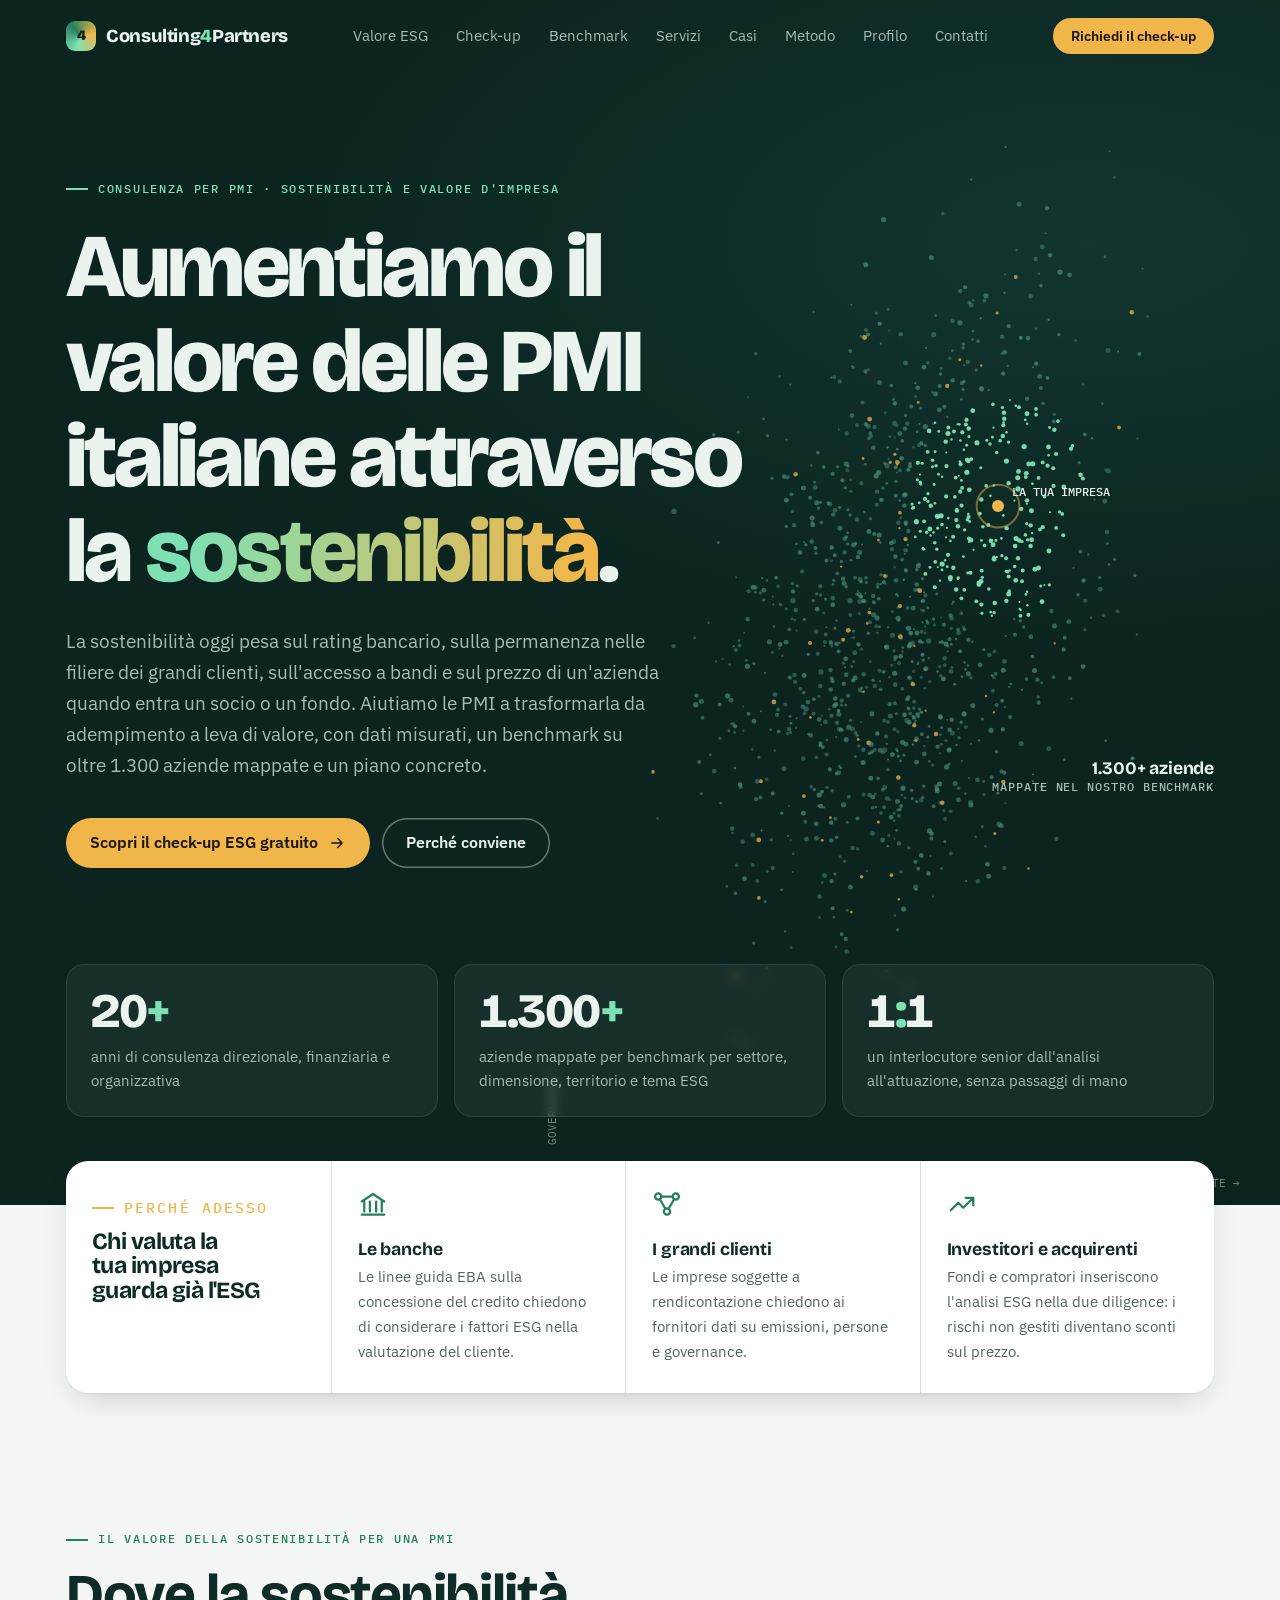
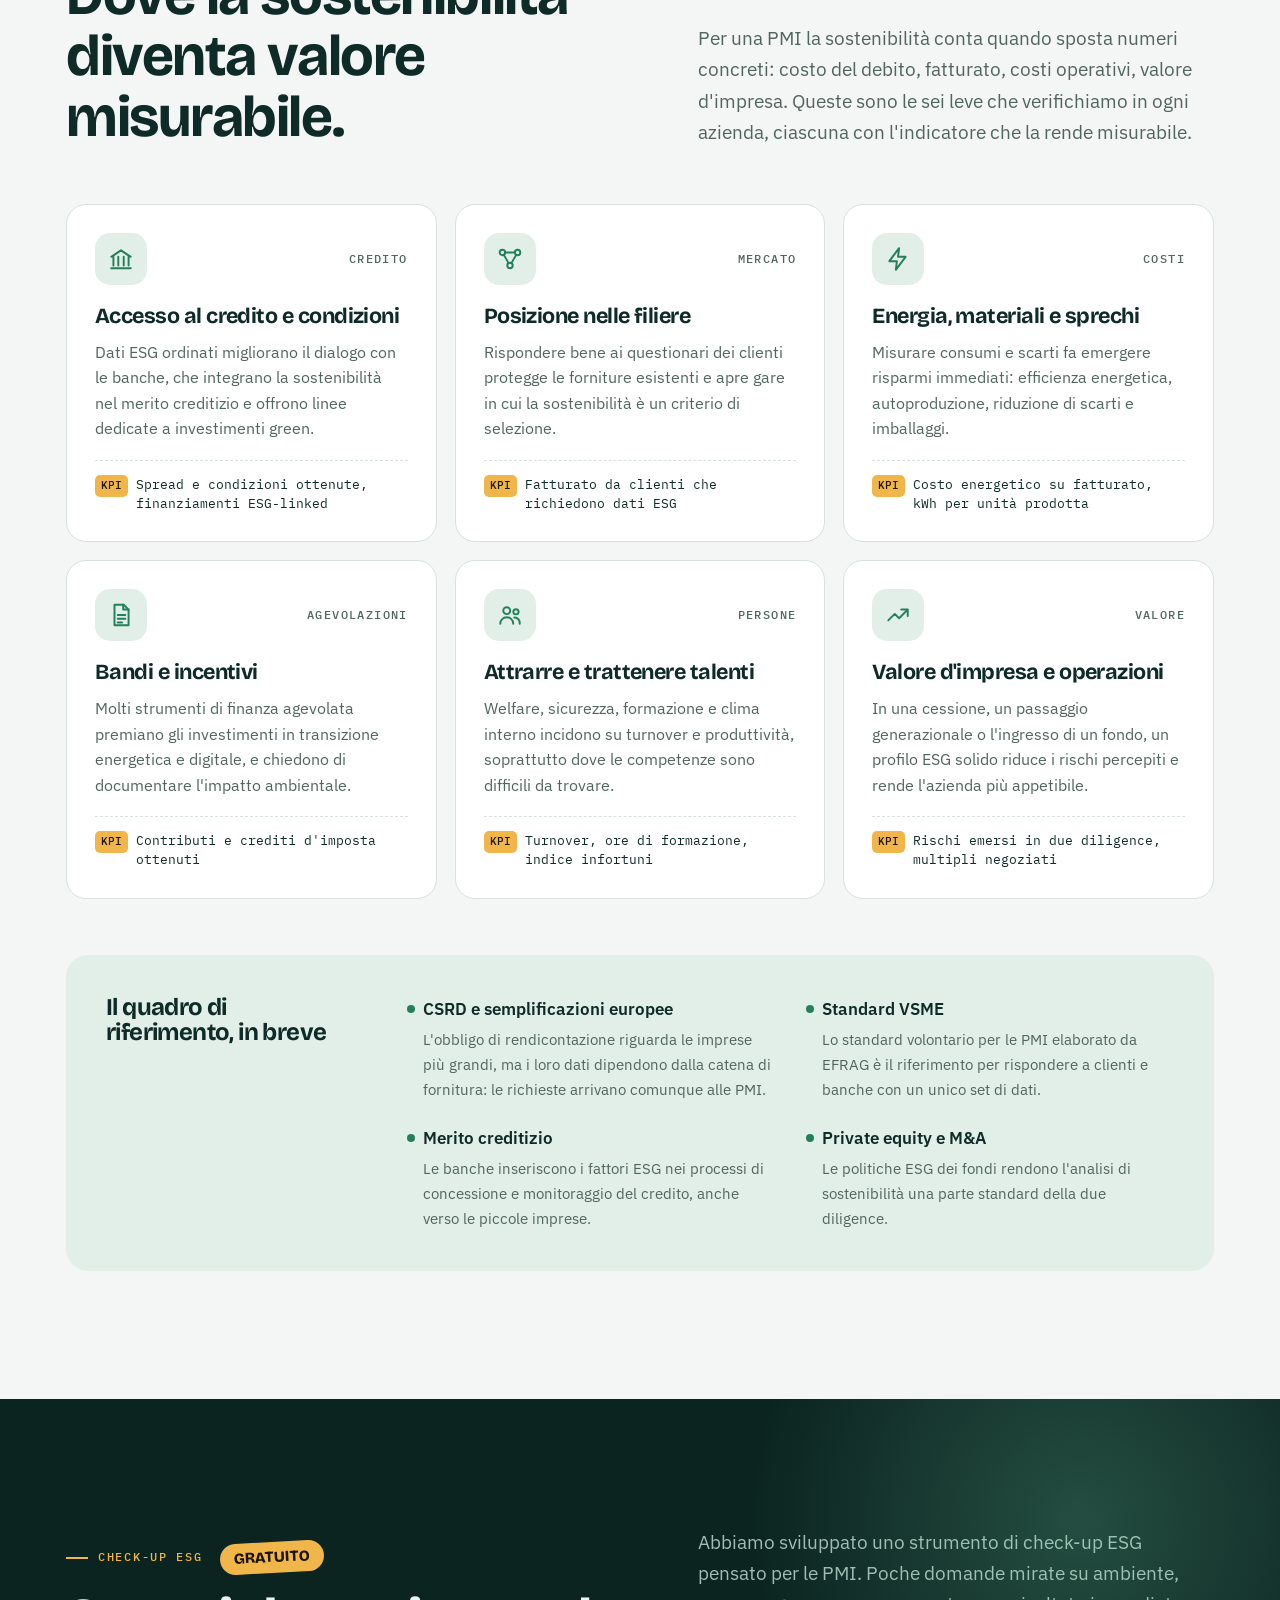
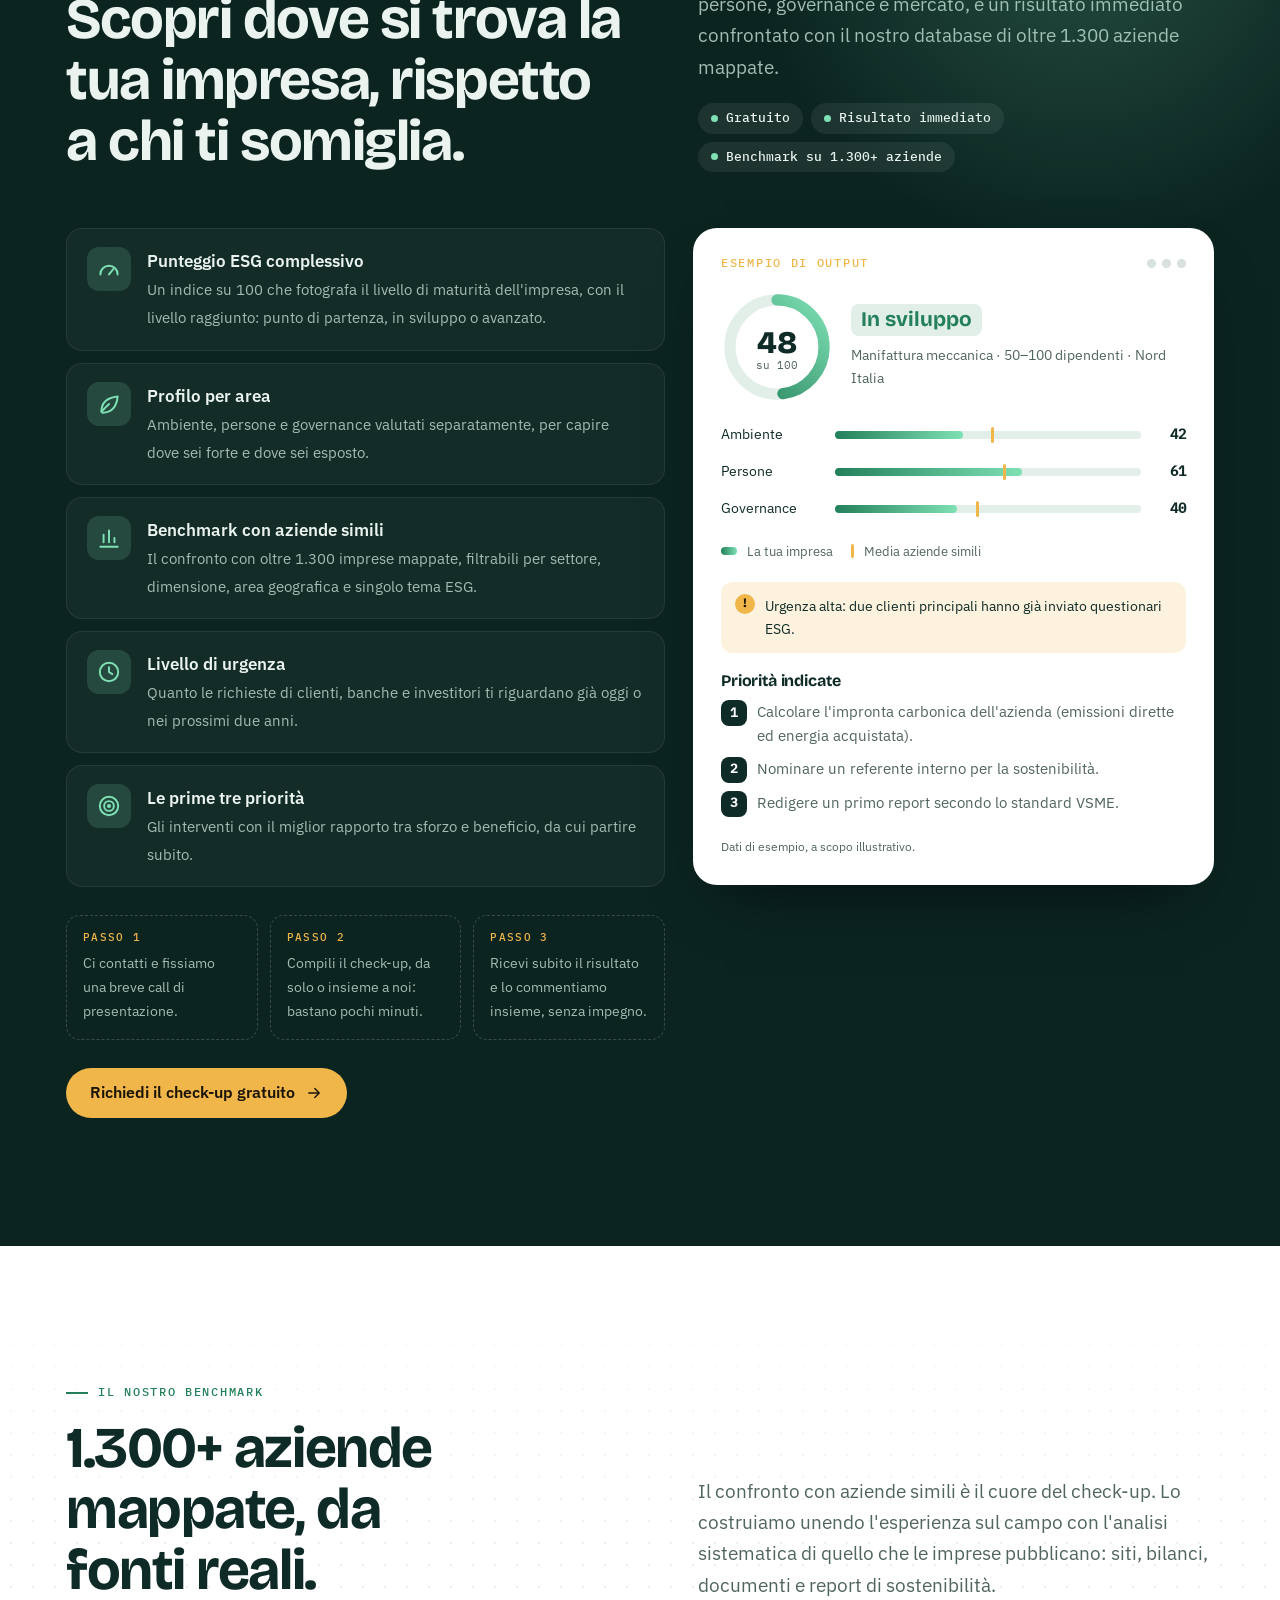
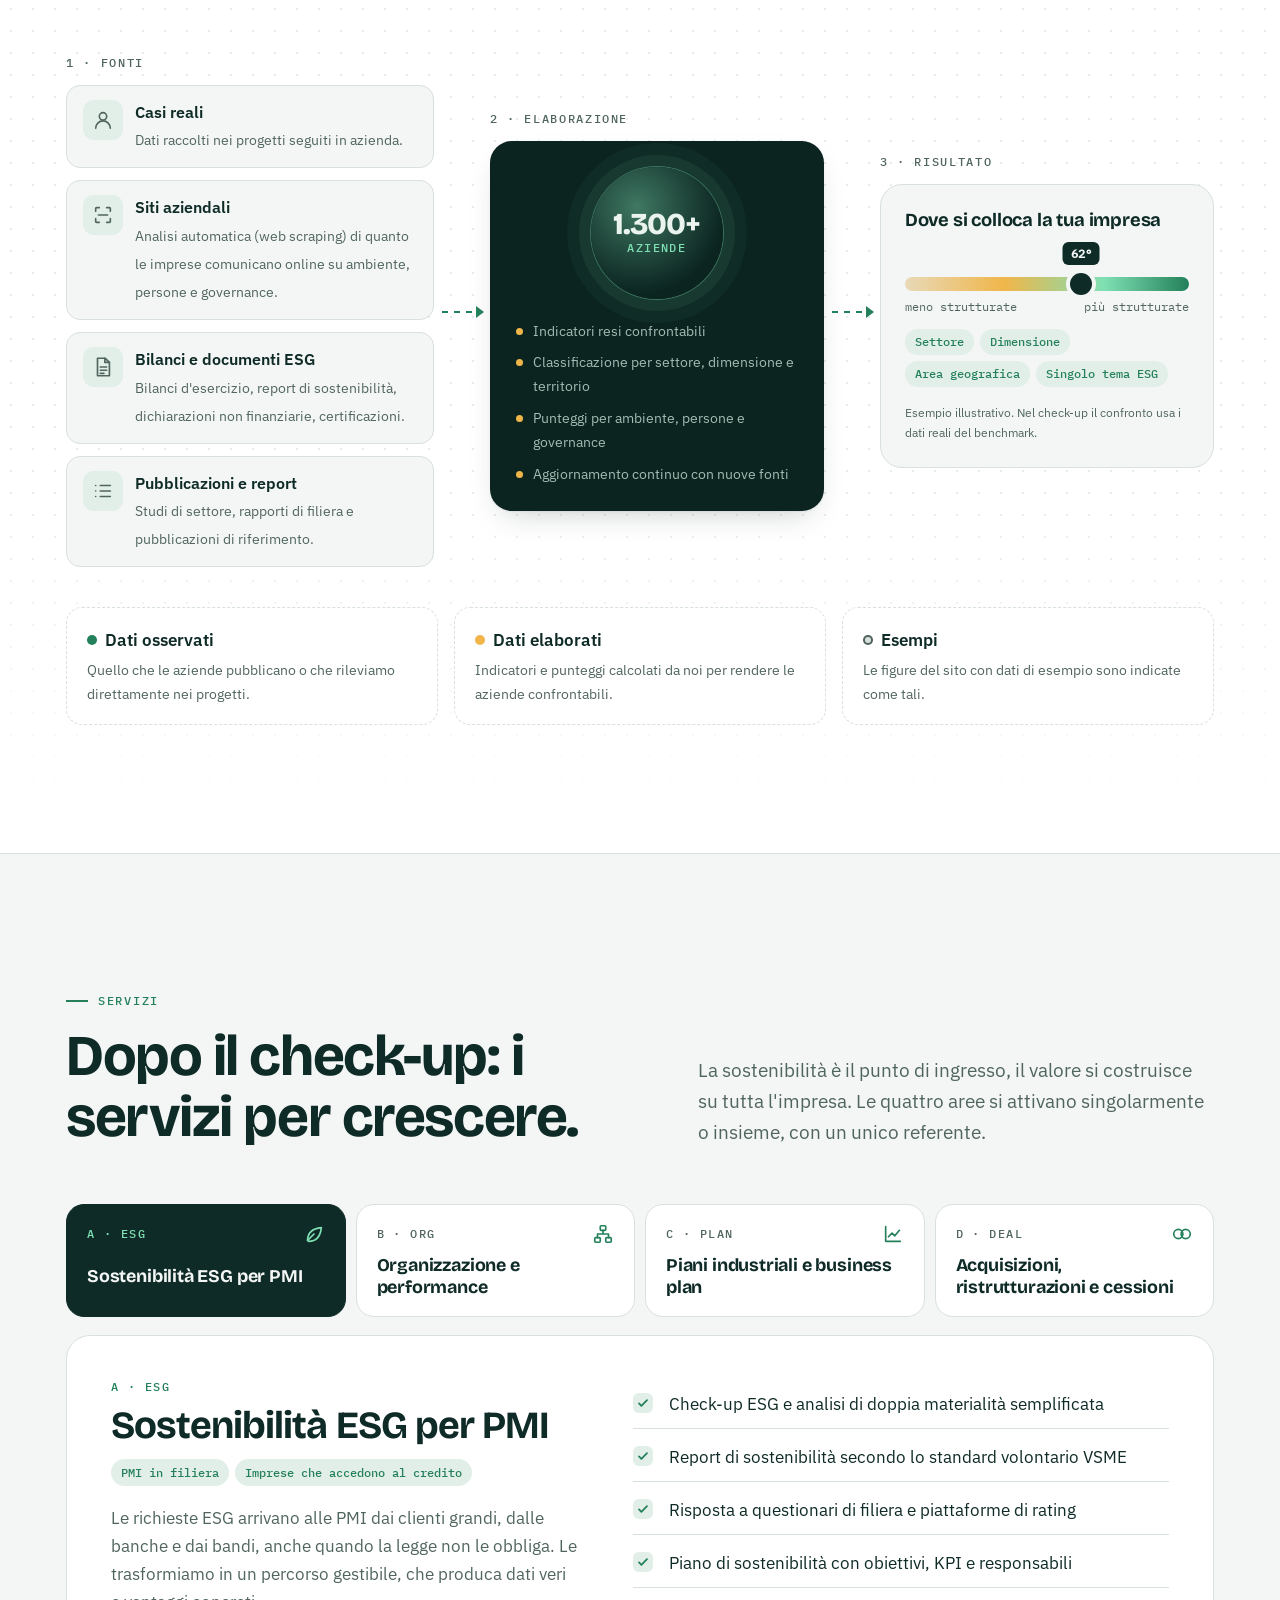
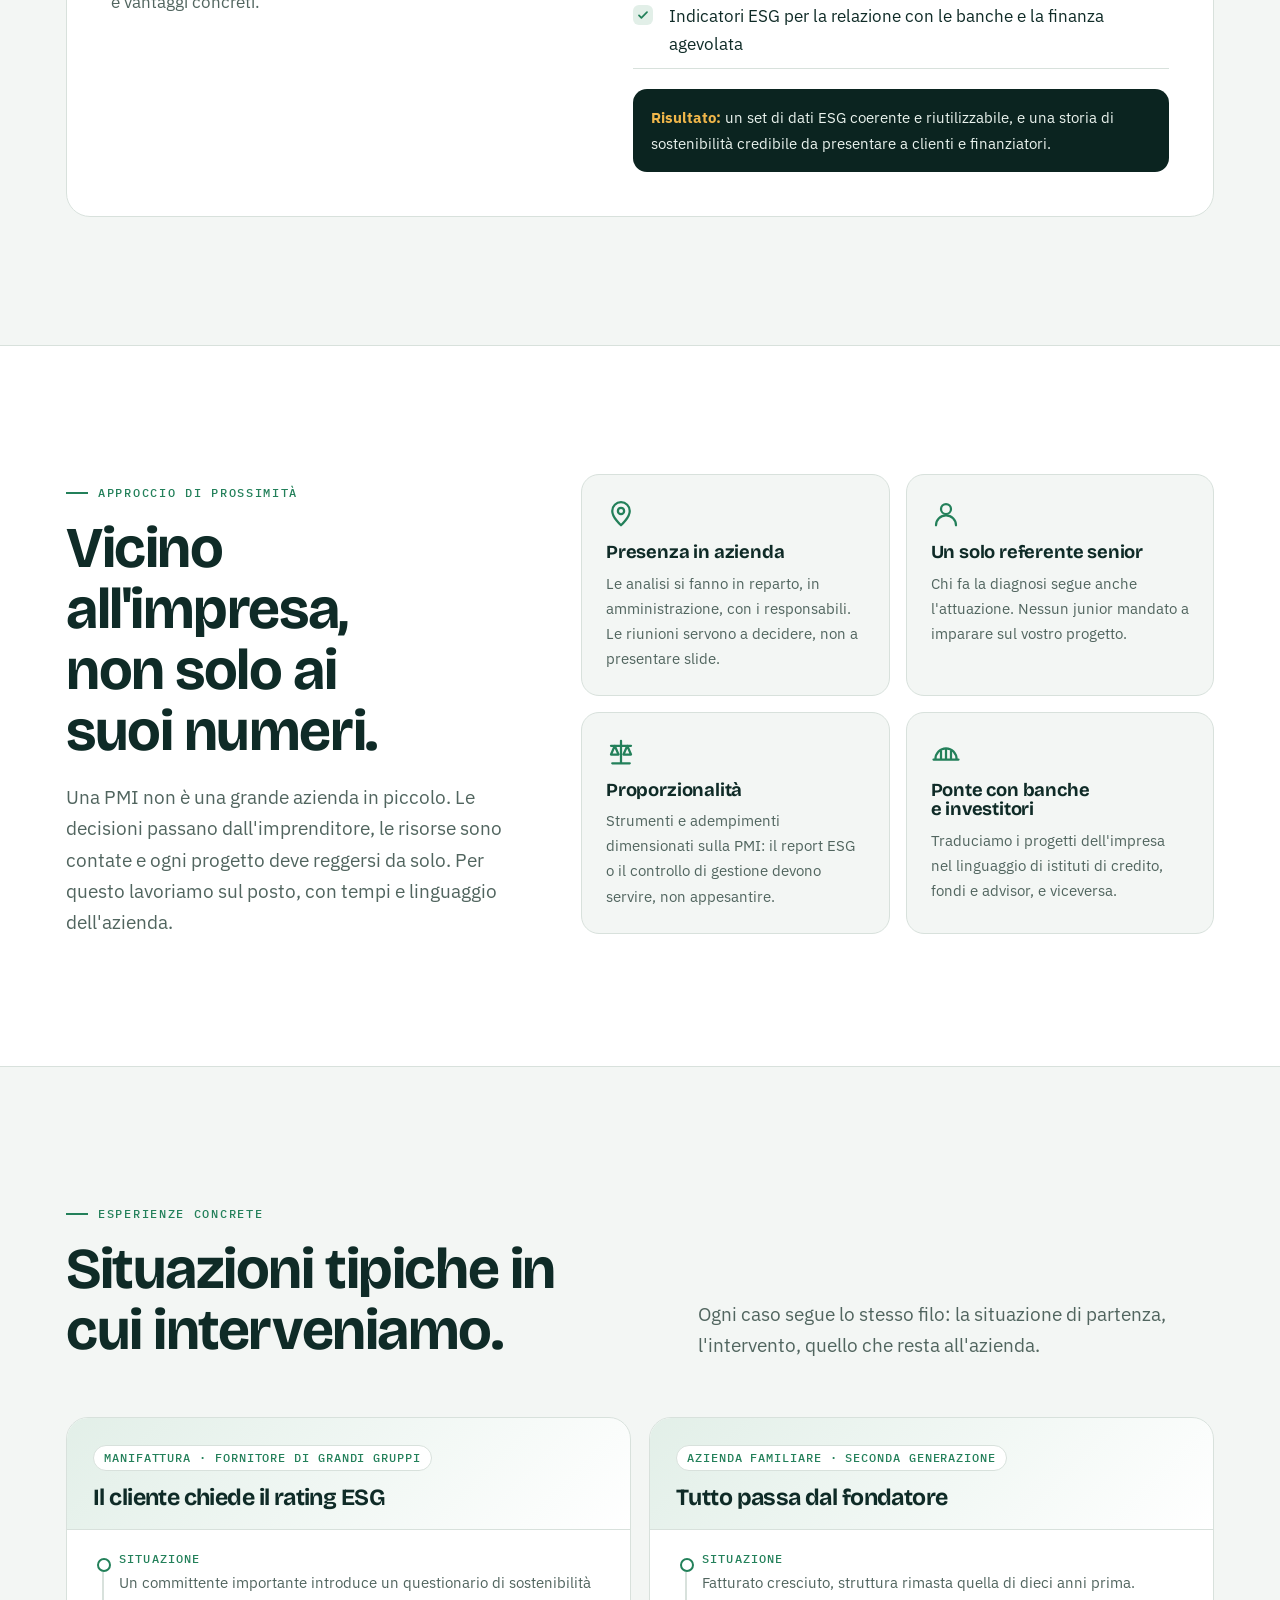
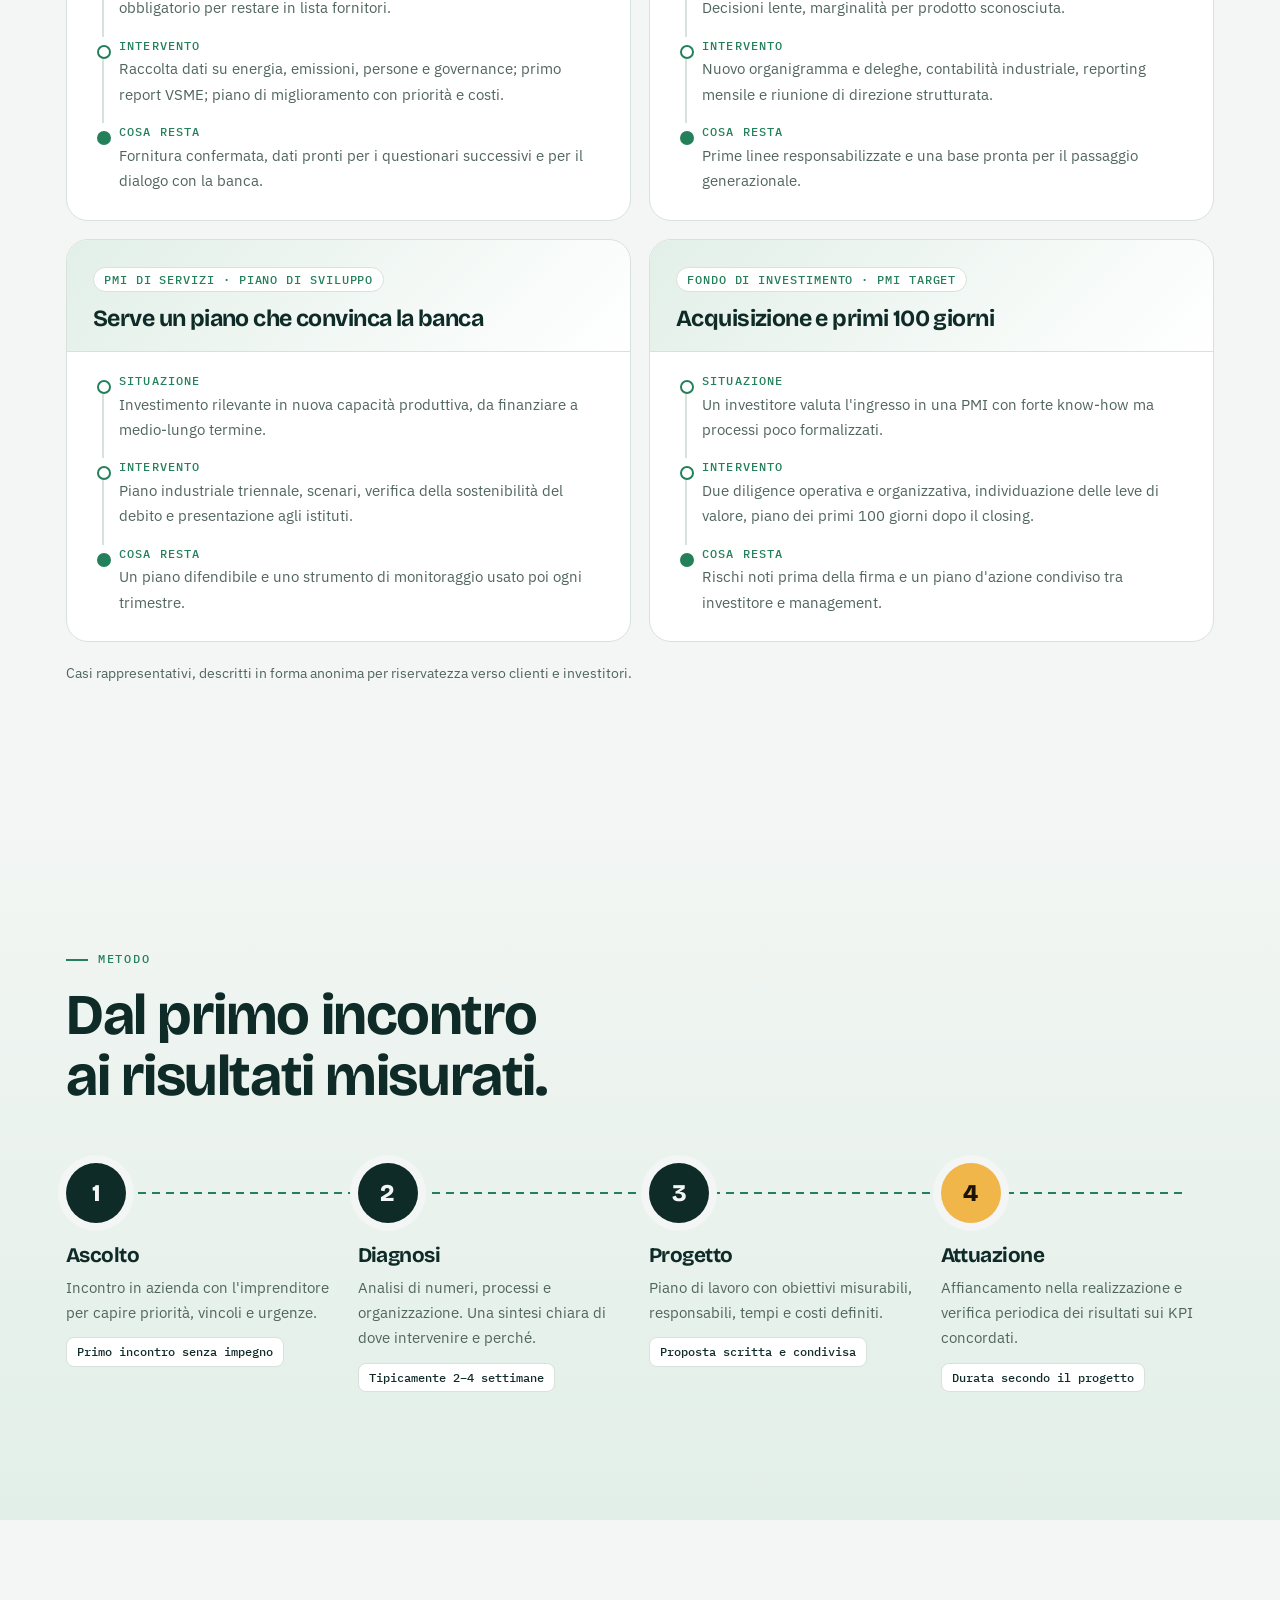
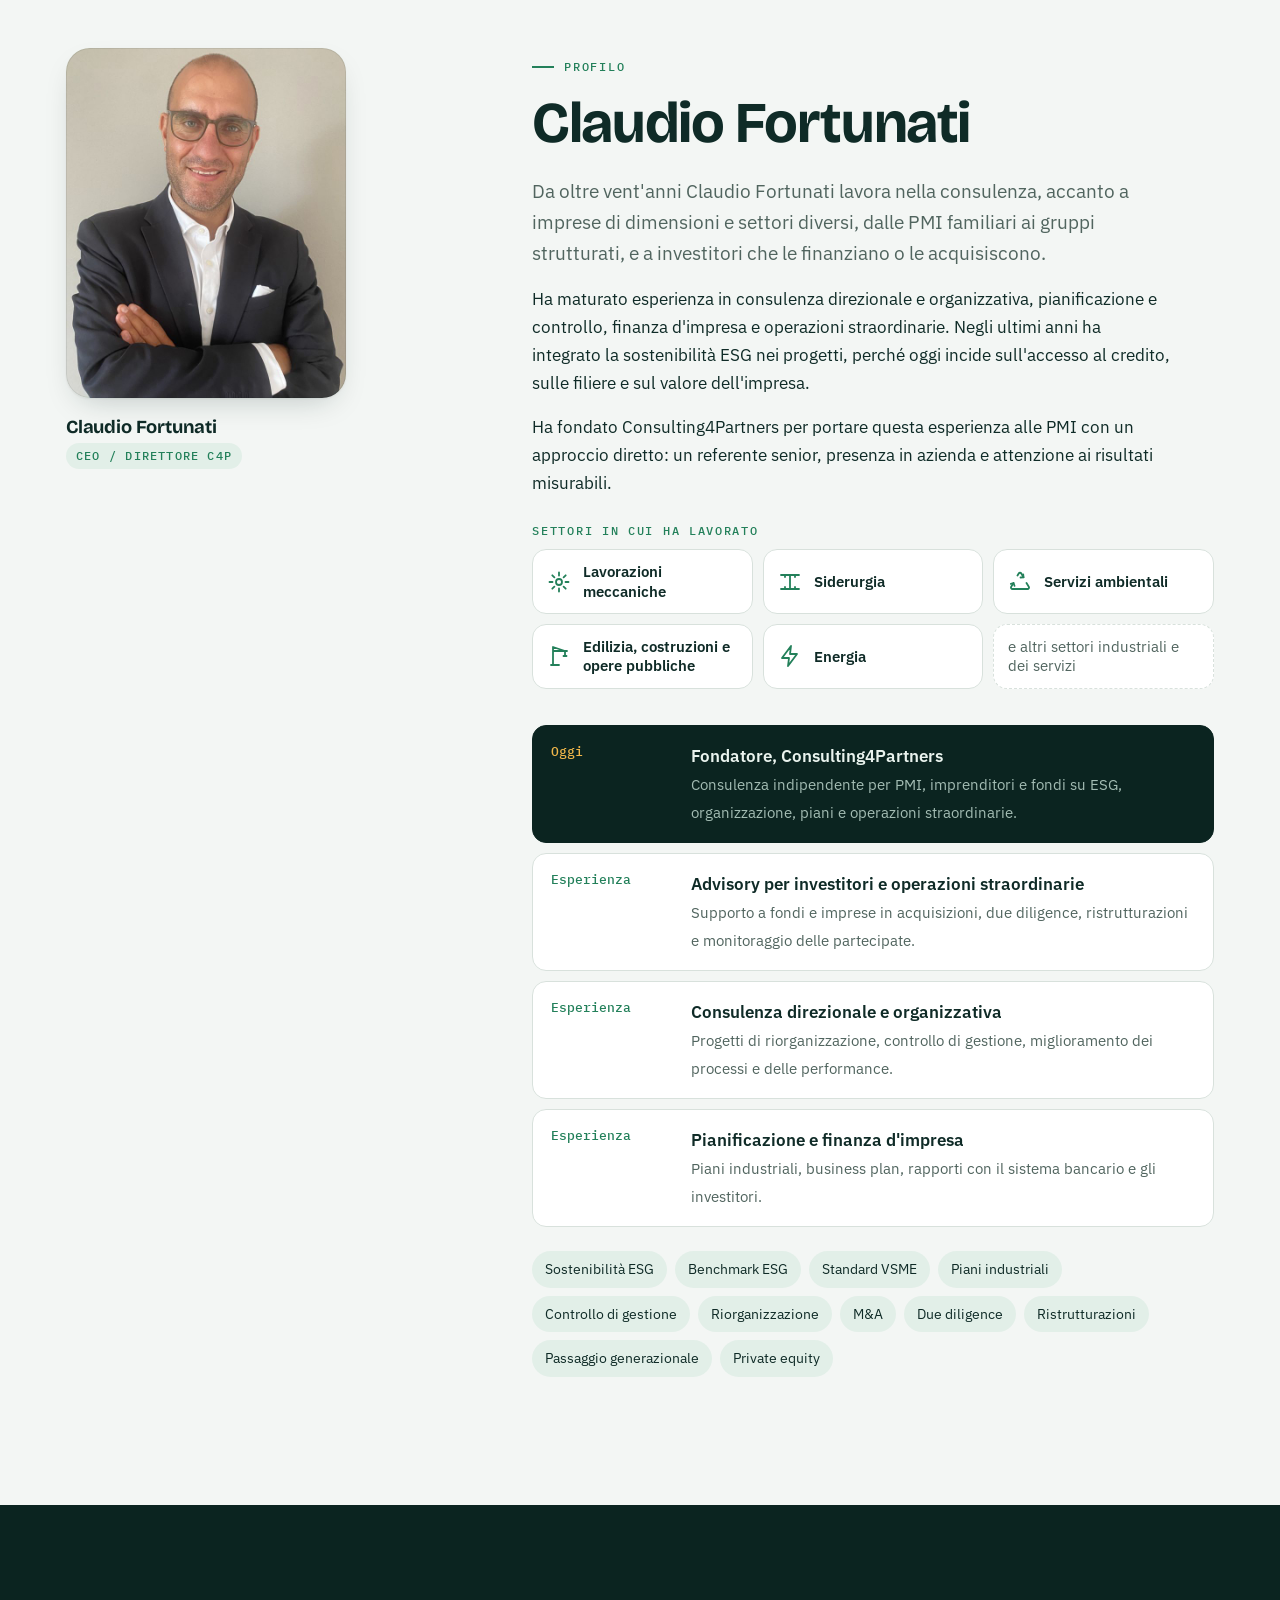
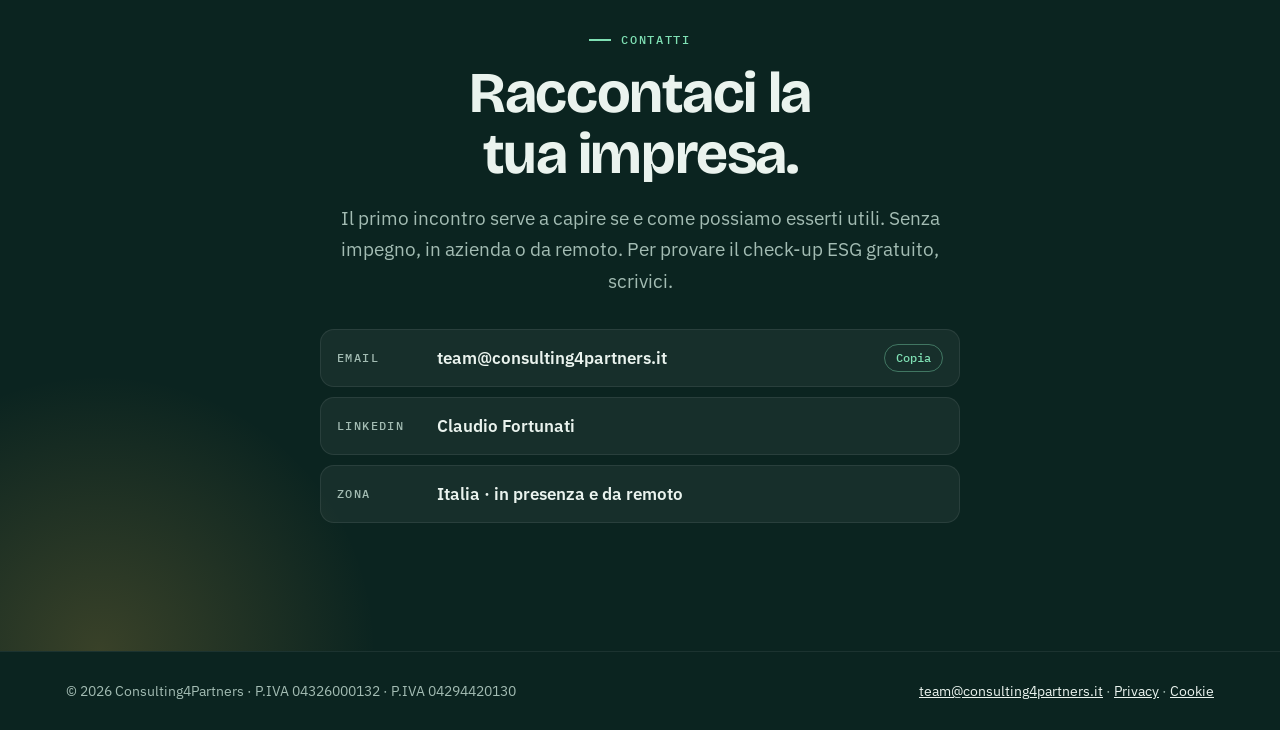
<file: sito/index.html>
<!doctype html>
<html lang="it">
<head>
<meta charset="utf-8">
<meta name="viewport" content="width=device-width, initial-scale=1, viewport-fit=cover">
<title>Consulting4Partners</title>
<meta name="claude:viewport-fit-sides" content="cover">
<meta name="description" content="Claudio Fortunati – consulenza per PMI: aumentiamo il valore delle PMI italiane attraverso la sostenibilità. Check-up ESG gratuito con benchmark su oltre 1.300 aziende, organizzazione, piani industriali, operazioni straordinarie.">
<link rel="stylesheet" href="fonts/fonts.css">
<style>
/* Layout: hero scuro a tutta pagina con la "mappa" delle 1.300 aziende, sezioni chiare a card, fasce scure per check-up e contatti; servizi a schede. */
:root {
  --paper: #f3f6f4;
  --surface: #ffffff;
  --ink: #0f2b27;
  --muted: #51655f;
  --line: #d8e1dc;
  --moss: #23805a;
  --mint: #7fe0b4;
  --amber: #f0b64a;
  --tint: #e2efe8;
  --deep: #0b2420;
  --deep-2: #12352f;
  --on-deep: #eaf3ee;
  --on-deep-muted: #a3bcb3;
  --shadow: 0 1px 2px rgba(11,36,32,.06), 0 12px 32px -14px rgba(11,36,32,.28);

  --f-display: "Bricolage Grotesque", "Avenir Next", "Segoe UI", system-ui, sans-serif;
  --f-body: "IBM Plex Sans", "Helvetica Neue", Arial, system-ui, sans-serif;
  --f-mono: "IBM Plex Mono", ui-monospace, Menlo, monospace;

  --wrap: 1180px;
  --gl: max(16px, env(safe-area-inset-left, 0px));
  --gr: max(16px, env(safe-area-inset-right, 0px));
}
@media (prefers-color-scheme: dark) {
  :root:not([data-theme="light"]) {
    --paper: #0c1a17; --surface: #12241f; --ink: #e5efea; --muted: #9db2aa; --line: #23403a;
    --moss: #5cc893; --tint: #16302a; --deep: #071512; --deep-2: #0f2a25;
    --shadow: 0 1px 2px rgba(0,0,0,.3), 0 14px 34px -16px rgba(0,0,0,.6); color-scheme: dark;
  }
}
:root[data-theme="dark"] {
  --paper: #0c1a17; --surface: #12241f; --ink: #e5efea; --muted: #9db2aa; --line: #23403a;
  --moss: #5cc893; --tint: #16302a; --deep: #071512; --deep-2: #0f2a25;
  --shadow: 0 1px 2px rgba(0,0,0,.3), 0 14px 34px -16px rgba(0,0,0,.6); color-scheme: dark;
}

* { box-sizing: border-box; }
[hidden] { display: none !important; }
html { scroll-behavior: smooth; scroll-padding-top: 80px; }
body { margin: 0; background: var(--paper); color: var(--ink); font: 400 1.0625rem/1.65 var(--f-body); -webkit-font-smoothing: antialiased; }
body::before { content: ""; position: fixed; inset: 0 0 auto; height: env(safe-area-inset-top, 0px); z-index: 30; background: var(--deep); }
a { color: inherit; }
:focus-visible { outline: 2px solid var(--amber); outline-offset: 3px; border-radius: 4px; }
h1, h2, h3, h4 { font-family: var(--f-display); font-weight: 700; line-height: 1.06; letter-spacing: -0.025em; text-wrap: balance; margin: 0; }
p { margin: 0; }
.wrap { max-width: var(--wrap); margin: 0 auto; padding-left: var(--gl); padding-right: var(--gr); }
section { padding-block: clamp(72px, 10vw, 128px); position: relative; }
.eyebrow { display: inline-flex; align-items: center; gap: 10px; font: 500 0.76rem/1.2 var(--f-mono); letter-spacing: 0.14em; text-transform: uppercase; color: var(--moss); }
.eyebrow::before { content: ""; width: 22px; height: 2px; background: currentColor; }
.h2 { font-size: clamp(2.1rem, 4.6vw, 3.6rem); margin-top: 16px; max-width: 18ch; }
.lead { font-size: 1.18rem; color: var(--muted); max-width: 60ch; }
.sec-head { display: grid; grid-template-columns: minmax(0, 1.1fr) minmax(0, 1fr); gap: 24px 64px; align-items: end; margin-bottom: 56px; }
@media (max-width: 860px) { .sec-head { grid-template-columns: minmax(0,1fr); } }
.ico { width: 26px; height: 26px; fill: none; stroke: currentColor; stroke-width: 1.8; stroke-linecap: round; stroke-linejoin: round; flex: none; }

.btn {
  display: inline-flex; align-items: center; gap: 10px; font: 600 0.98rem/1 var(--f-body);
  padding: 16px 24px; border-radius: 999px; text-decoration: none; border: 0; cursor: pointer;
  background: var(--amber); color: #1b1407; transition: transform .2s ease, box-shadow .2s ease, background .2s ease;
}
.btn:hover { transform: translateY(-2px); box-shadow: 0 10px 24px -10px rgba(240,182,74,.7); }
.btn .arr { transition: transform .2s ease; }
.btn:hover .arr { transform: translateX(4px); }
.btn.dark { background: var(--ink); color: var(--paper); }
.btn.dark:hover { box-shadow: var(--shadow); }
.btn.line { background: transparent; color: var(--on-deep); box-shadow: inset 0 0 0 1.5px color-mix(in srgb, var(--on-deep) 40%, transparent); }
.btn.line:hover { box-shadow: inset 0 0 0 1.5px var(--on-deep); }

/* Header */
.top { position: fixed; top: env(safe-area-inset-top, 0px); left: 0; right: 0; z-index: 20; transition: background .3s ease, box-shadow .3s ease; color: var(--on-deep); }
.top.solid { background: color-mix(in srgb, var(--deep) 92%, transparent); backdrop-filter: blur(12px); -webkit-backdrop-filter: blur(12px); box-shadow: 0 1px 0 rgba(255,255,255,.06); }
.top .wrap { display: flex; align-items: center; justify-content: space-between; gap: 20px; padding-block: 16px; }
.brand { display: inline-flex; align-items: center; gap: 10px; font: 800 1.15rem/1 var(--f-display); text-decoration: none; letter-spacing: -0.02em; }
.brand-mark { width: 30px; height: 30px; border-radius: 9px; background: conic-gradient(from 200deg, var(--mint), var(--moss), var(--amber), var(--mint)); display: grid; place-items: center; color: var(--deep); font-size: 0.9rem; }
.brand b { color: var(--mint); font-weight: 800; }
.nav { display: flex; gap: 4px; }
.nav a { text-decoration: none; font-size: 0.93rem; padding: 8px 12px; border-radius: 999px; color: var(--on-deep-muted); transition: color .2s, background .2s; }
.nav a:hover { color: var(--on-deep); }
.nav a.on { color: var(--on-deep); background: rgba(255,255,255,.09); }
.top .btn { padding: 11px 18px; font-size: 0.88rem; }
.progress { position: absolute; left: 0; bottom: 0; height: 2px; width: 100%; transform-origin: 0 50%; transform: scaleX(0); background: linear-gradient(90deg, var(--mint), var(--amber)); }
.burger { display: none; background: transparent; border: 0; color: var(--on-deep); padding: 8px; cursor: pointer; }
.mnav { position: fixed; inset: 0; z-index: 25; background: var(--deep); color: var(--on-deep); padding: calc(env(safe-area-inset-top, 0px) + 84px) var(--gr) 32px var(--gl); display: grid; align-content: start; gap: 6px; }
.mnav a { font: 700 1.8rem/1.2 var(--f-display); text-decoration: none; padding-block: 10px; border-bottom: 1px solid rgba(255,255,255,.08); }
.mnav .btn { margin-top: 24px; justify-self: start; font: 600 1rem/1 var(--f-body); border: 0; }
@media (max-width: 980px) { .nav, .top .wrap > .btn { display: none; } .burger { display: inline-flex; } }

/* Hero */
.hero { background: radial-gradient(1200px 600px at 85% 20%, var(--deep-2), transparent 70%), var(--deep); color: var(--on-deep); padding-block: calc(clamp(120px, 14vw, 170px) + env(safe-area-inset-top, 0px)) clamp(56px, 7vw, 88px); overflow: hidden; }
.hero canvas { position: absolute; top: 0; right: 0; width: 58%; height: 100%; display: block; }
.hero .wrap { position: relative; z-index: 1; }
.hero .eyebrow { color: var(--mint); }
.hero h1 { font-size: clamp(2.7rem, 7vw, 5.6rem); font-weight: 800; margin-top: 22px; max-width: 13ch; letter-spacing: -0.035em; }
.hero h1 em { font-style: normal; background: linear-gradient(95deg, var(--mint) 10%, var(--amber) 95%); -webkit-background-clip: text; background-clip: text; color: transparent; }
.hero .lead { color: var(--on-deep-muted); margin-top: 26px; max-width: 54ch; }
.hero .ctas { display: flex; flex-wrap: wrap; gap: 12px; margin-top: 36px; }
.map-tag { position: absolute; z-index: 1; right: max(var(--gr), calc((100vw - var(--wrap)) / 2 + 16px)); bottom: 34%; font: 500 0.72rem/1.4 var(--f-mono); color: var(--on-deep-muted); letter-spacing: 0.08em; text-transform: uppercase; text-align: right; }
.map-tag b { display: block; color: var(--on-deep); font: 700 1.1rem/1.2 var(--f-display); letter-spacing: -0.01em; text-transform: none; }
.stats { margin-top: clamp(56px, 8vw, 96px); display: grid; grid-template-columns: repeat(3, minmax(0,1fr)); gap: 16px; }
.stat { padding: 22px 24px; border-radius: 18px; background: rgba(255,255,255,.05); border: 1px solid rgba(255,255,255,.09); backdrop-filter: blur(6px); -webkit-backdrop-filter: blur(6px); }
.stat b { display: block; font: 800 clamp(2.2rem, 4vw, 3rem)/1 var(--f-display); letter-spacing: -0.03em; color: var(--on-deep); font-variant-numeric: tabular-nums; }
.stat b i { font-style: normal; color: var(--mint); }
.stat > span { display: block; margin-top: 10px; color: var(--on-deep-muted); font-size: 0.93rem; }
@media (max-width: 860px) {
  .hero canvas { width: 100%; opacity: .45; }
  .map-tag { display: none; }
  .stats { grid-template-columns: minmax(0,1fr); }
}

/* Perché adesso */
.why { padding-block: 0; margin-top: -1px; }
.why-card { position: relative; z-index: 2; margin-top: calc(-1 * clamp(28px, 4vw, 44px)); background: var(--surface); border-radius: 22px; box-shadow: var(--shadow); display: grid; grid-template-columns: minmax(0, 0.9fr) repeat(3, minmax(0, 1fr)); overflow: hidden; }
.why-card > div { padding: 28px 26px; }
.why-card > div + div { border-left: 1px solid var(--line); }
.why-card .eyebrow { color: var(--amber); }
.why-card .eyebrow::before { background: var(--amber); }
.why-card h2 { font-size: 1.45rem; margin-top: 12px; }
.why-card .ico { color: var(--moss); width: 30px; height: 30px; }
.why-card h3 { font-size: 1.1rem; margin: 14px 0 6px; letter-spacing: -0.01em; }
.why-card p { color: var(--muted); font-size: 0.94rem; }
@media (max-width: 900px) {
  .why-card { grid-template-columns: minmax(0,1fr); }
  .why-card > div + div { border-left: 0; border-top: 1px solid var(--line); }
}

/* Valore */
.levers { display: grid; grid-template-columns: repeat(3, minmax(0,1fr)); gap: 18px; }
.lever { background: var(--surface); border: 1px solid var(--line); border-radius: 20px; padding: 28px; display: grid; gap: 12px; align-content: start; grid-template-rows: auto auto 1fr auto; transition: transform .25s ease, box-shadow .25s ease, border-color .25s ease; }
.lever:hover { transform: translateY(-4px); box-shadow: var(--shadow); border-color: transparent; }
.lever-top { display: flex; align-items: center; justify-content: space-between; }
.lever-ic { width: 52px; height: 52px; border-radius: 15px; display: grid; place-items: center; background: var(--tint); color: var(--moss); transition: background .25s, color .25s; }
.lever:hover .lever-ic { background: var(--moss); color: var(--surface); }
.lever .k { font: 500 0.72rem/1 var(--f-mono); letter-spacing: 0.12em; text-transform: uppercase; color: var(--muted); }
.lever h3 { font-size: 1.35rem; margin-top: 8px; }
.lever p { color: var(--muted); font-size: 0.97rem; }
.lever .kpi { display: flex; gap: 8px; align-items: baseline; margin-top: 6px; padding-top: 14px; border-top: 1px dashed var(--line); font: 400 0.8rem/1.45 var(--f-mono); color: var(--ink); }
.lever .kpi::before { content: "KPI"; flex: none; font-weight: 500; font-size: 0.68rem; padding: 3px 6px; border-radius: 5px; background: var(--amber); color: #1b1407; }
@media (max-width: 960px) { .levers { grid-template-columns: repeat(2, minmax(0,1fr)); } }
@media (max-width: 620px) { .levers { grid-template-columns: minmax(0,1fr); } }
.context { margin-top: 56px; border-radius: 22px; background: var(--tint); padding: clamp(24px, 4vw, 40px); display: grid; grid-template-columns: minmax(0, 0.7fr) minmax(0, 2fr); gap: 32px; }
.context h3 { font-size: 1.5rem; }
.context dl { margin: 0; display: grid; grid-template-columns: repeat(2, minmax(0,1fr)); gap: 22px 32px; }
.context dt { font-weight: 600; display: flex; gap: 8px; align-items: center; }
.context dt::before { content: ""; width: 8px; height: 8px; border-radius: 50%; background: var(--moss); flex: none; }
.context dd { margin: 4px 0 0 16px; color: var(--muted); font-size: 0.95rem; }
@media (max-width: 760px) { .context, .context dl { grid-template-columns: minmax(0,1fr); } }

/* Check-up */
#checkup { background: var(--deep); color: var(--on-deep); overflow: hidden; }
#checkup::before { content: ""; position: absolute; width: 720px; height: 720px; max-width: 100%; right: -160px; top: -240px; border-radius: 50%; background: radial-gradient(circle, color-mix(in srgb, var(--mint) 22%, transparent), transparent 65%); pointer-events: none; }
#checkup .eyebrow { color: var(--amber); }
#checkup .lead { color: var(--on-deep-muted); }
.free { display: inline-block; font: 800 0.95rem/1 var(--f-display); padding: 8px 14px; border-radius: 999px; background: var(--amber); color: #1b1407; transform: rotate(-3deg); margin-left: 8px; vertical-align: middle; letter-spacing: 0; }
.badges { display: flex; flex-wrap: wrap; gap: 8px; margin-top: 20px; }
.badges span { display: inline-flex; align-items: center; gap: 8px; font: 500 0.8rem/1 var(--f-mono); padding: 9px 13px; border-radius: 999px; background: rgba(255,255,255,.07); color: var(--on-deep); }
.badges span::before { content: ""; width: 7px; height: 7px; border-radius: 50%; background: var(--mint); }
.ck { display: grid; grid-template-columns: minmax(0, 1.15fr) minmax(0, 1fr); gap: 28px; align-items: start; position: relative; }
.ck-info { display: grid; gap: 12px; }
.ck-item { display: grid; grid-template-columns: 44px minmax(0,1fr); gap: 16px; padding: 18px 20px; border-radius: 16px; background: rgba(255,255,255,.04); border: 1px solid rgba(255,255,255,.07); transition: background .2s, border-color .2s; }
.ck-item:hover { background: rgba(255,255,255,.07); border-color: rgba(127,224,180,.35); }
.ck-item .n { width: 44px; height: 44px; border-radius: 12px; display: grid; place-items: center; background: color-mix(in srgb, var(--mint) 16%, transparent); color: var(--mint); }
.ck-item b { display: block; font-weight: 600; }
.ck-item span { color: var(--on-deep-muted); font-size: 0.94rem; }
.how { display: grid; grid-template-columns: repeat(3, minmax(0,1fr)); gap: 12px; margin-top: 16px; counter-reset: h; }
.how li { list-style: none; counter-increment: h; padding: 16px; border-radius: 14px; border: 1px dashed rgba(255,255,255,.18); font-size: 0.9rem; color: var(--on-deep-muted); }
.how li::before { content: "Passo " counter(h); display: block; font: 500 0.7rem/1 var(--f-mono); letter-spacing: 0.12em; text-transform: uppercase; color: var(--amber); margin-bottom: 8px; }
.how { padding: 0; margin-bottom: 0; }
.ck-info .btn { justify-self: start; margin-top: 16px; }
@media (max-width: 620px) { .how { grid-template-columns: minmax(0,1fr); } }

.ck-res { background: var(--surface); color: var(--ink); border-radius: 24px; padding: 28px; display: grid; gap: 20px; box-shadow: 0 30px 60px -30px rgba(0,0,0,.6); position: sticky; top: calc(env(safe-area-inset-top, 0px) + 90px); }
.ck-res .res-h { display: flex; justify-content: space-between; align-items: center; gap: 12px; }
.ck-res .res-h .eyebrow::before { display: none; }
.ck-res .dot3 { display: flex; gap: 6px; }
.ck-res .dot3 i { width: 9px; height: 9px; border-radius: 50%; background: var(--line); }
.score { display: flex; align-items: center; gap: 18px; }
.score svg { flex: none; }
.ring-bg { fill: none; stroke: var(--tint); stroke-width: 10; }
.ring-fg { fill: none; stroke: url(#rg); stroke-width: 10; stroke-linecap: round; transition: stroke-dasharray 1.4s cubic-bezier(.2,.8,.2,1); }
.ring-num { fill: var(--ink); font: 800 28px var(--f-display); }
.ring-sub { fill: var(--muted); font: 400 10px var(--f-mono); }
.score b { display: inline-block; font: 700 1.3rem/1.15 var(--f-display); padding: 4px 10px; border-radius: 8px; background: var(--tint); color: var(--moss); }
.score span { display: block; margin-top: 8px; color: var(--muted); font-size: 0.88rem; }
.meters { display: grid; gap: 14px; }
.meter { display: grid; grid-template-columns: 6.5rem minmax(0,1fr) 2.2rem; gap: 10px; align-items: center; font-size: 0.88rem; }
.meter i { position: relative; display: block; height: 8px; border-radius: 8px; background: var(--tint); }
.meter i::after { content: ""; position: absolute; left: 0; top: 0; bottom: 0; width: var(--w, 0%); background: linear-gradient(90deg, var(--moss), var(--mint)); border-radius: 8px; transition: width 1.2s cubic-bezier(.2,.8,.2,1); }
.ck-res.pre .meter i::after { width: 0; }
.meter s { position: absolute; z-index: 1; top: -4px; bottom: -4px; left: var(--b); width: 3px; border-radius: 2px; background: var(--amber); text-decoration: none; }
.meter em { font: 600 0.85rem/1 var(--f-mono); font-style: normal; text-align: right; font-variant-numeric: tabular-nums; }
.legend { display: flex; flex-wrap: wrap; align-items: center; gap: 6px 10px; font-size: 0.8rem; color: var(--muted); }
.lg-you { display: inline-block; width: 16px; height: 8px; border-radius: 4px; background: linear-gradient(90deg, var(--moss), var(--mint)); }
.lg-bm { display: inline-block; width: 3px; height: 14px; border-radius: 2px; background: var(--amber); margin-left: 8px; }
.urg { display: flex; gap: 10px; align-items: flex-start; font-size: 0.9rem; padding: 12px 14px; border-radius: 12px; background: color-mix(in srgb, var(--amber) 18%, var(--surface)); }
.urg::before { content: "!"; flex: none; width: 20px; height: 20px; border-radius: 50%; display: grid; place-items: center; background: var(--amber); color: #1b1407; font: 800 0.8rem/1 var(--f-display); }
.prio h4 { font-size: 1rem; margin-bottom: 10px; letter-spacing: -0.01em; }
.prio ol { margin: 0; padding: 0; list-style: none; display: grid; gap: 8px; counter-reset: p; }
.prio li { counter-increment: p; display: grid; grid-template-columns: 26px minmax(0,1fr); gap: 10px; font-size: 0.92rem; color: var(--muted); }
.prio li::before { content: counter(p); width: 26px; height: 26px; border-radius: 8px; display: grid; place-items: center; background: var(--ink); color: var(--surface); font: 600 0.8rem/1 var(--f-mono); }
.fine { font-size: 0.76rem; color: var(--muted); }
@media (max-width: 900px) { .ck { grid-template-columns: minmax(0,1fr); } .ck-res { position: static; } }

/* Benchmark */
#benchmark { background: var(--surface); border-bottom: 1px solid var(--line); overflow: hidden; }
#benchmark::before { content: ""; position: absolute; inset: 0; background-image: radial-gradient(var(--line) 1px, transparent 1.5px); background-size: 22px 22px; opacity: .6; pointer-events: none; -webkit-mask-image: linear-gradient(180deg, transparent, #000 30%, #000 70%, transparent); mask-image: linear-gradient(180deg, transparent, #000 30%, #000 70%, transparent); }
#benchmark .wrap { position: relative; }
.bm { display: grid; grid-template-columns: minmax(0, 1.1fr) 56px minmax(0, 1fr) 56px minmax(0, 1fr); align-items: center; gap: 0; }
.bm-col { display: grid; gap: 12px; align-content: center; }
.bm-k { font: 500 0.74rem/1 var(--f-mono); letter-spacing: 0.14em; text-transform: uppercase; color: var(--muted); margin-bottom: 4px !important; }
.bm-src { display: grid; grid-template-columns: 40px minmax(0,1fr); gap: 12px; padding: 14px 16px; border-radius: 14px; background: var(--paper); border: 1px solid var(--line); transition: border-color .2s, transform .2s; }
.bm-src:hover { border-color: var(--moss); transform: translateX(3px); }
.bm-ic { width: 40px; height: 40px; border-radius: 11px; display: grid; place-items: center; background: var(--tint); color: var(--moss); }
.bm-ic .ico { width: 22px; height: 22px; }
.bm-src b { display: block; font-weight: 600; font-size: 0.97rem; }
.bm-src span { color: var(--muted); font-size: 0.86rem; line-height: 1.45; }
.bm-flow { position: relative; height: 2px; margin-inline: 8px; background: repeating-linear-gradient(90deg, var(--moss) 0 6px, transparent 6px 12px); background-size: 12px 2px; animation: flow 1s linear infinite; }
.bm-flow i { position: absolute; right: -2px; top: -5px; width: 0; height: 0; border-left: 8px solid var(--moss); border-top: 6px solid transparent; border-bottom: 6px solid transparent; }
@keyframes flow { to { background-position: 12px 0; } }
.bm-core { padding: 26px; border-radius: 22px; background: var(--deep); color: var(--on-deep); display: grid; gap: 20px; justify-items: center; box-shadow: var(--shadow); }
.bm-orb { width: 132px; height: 132px; border-radius: 50%; display: grid; place-content: center; text-align: center; background: radial-gradient(circle at 35% 30%, color-mix(in srgb, var(--mint) 45%, var(--deep)), var(--deep) 70%); box-shadow: 0 0 0 1px rgba(127,224,180,.35), 0 0 0 12px rgba(127,224,180,.07), 0 0 0 24px rgba(127,224,180,.04); animation: pulse 3.2s ease-in-out infinite; }
.bm-orb b { font: 800 1.9rem/1 var(--f-display); letter-spacing: -0.03em; }
.bm-orb span { font: 500 0.72rem/1.4 var(--f-mono); letter-spacing: 0.12em; text-transform: uppercase; color: var(--mint); }
@keyframes pulse { 50% { box-shadow: 0 0 0 1px rgba(127,224,180,.5), 0 0 0 16px rgba(127,224,180,.1), 0 0 0 32px rgba(127,224,180,.04); } }
.bm-core ul { list-style: none; margin: 0; padding: 0; display: grid; gap: 8px; width: 100%; }
.bm-core li { display: flex; gap: 10px; align-items: baseline; font-size: 0.9rem; color: var(--on-deep-muted); }
.bm-core li::before { content: ""; flex: none; width: 7px; height: 7px; border-radius: 50%; background: var(--amber); transform: translateY(-1px); }
.bm-out { padding: 24px; border-radius: 22px; background: var(--paper); border: 1px solid var(--line); display: grid; gap: 16px; }
.bm-out-h { font: 700 1.15rem/1.2 var(--f-display); letter-spacing: -0.01em; }
.pct-bar { position: relative; height: 14px; border-radius: 14px; background: linear-gradient(90deg, #e8d9b8, var(--amber) 35%, var(--mint) 70%, var(--moss)); margin-top: 30px; }
.pct-me { position: absolute; left: var(--p); top: 50%; width: 22px; height: 22px; margin: -11px 0 0 -11px; border-radius: 50%; background: var(--ink); box-shadow: 0 0 0 4px var(--paper); }
.pct-me em { position: absolute; bottom: 30px; left: 50%; transform: translateX(-50%); font: 600 0.78rem/1 var(--f-mono); font-style: normal; white-space: nowrap; padding: 5px 8px; border-radius: 6px; background: var(--ink); color: var(--paper); }
.pct-ax { display: flex; justify-content: space-between; margin-top: 10px; font: 400 0.74rem/1 var(--f-mono); color: var(--muted); }
.bm-tags { list-style: none; margin: 0; padding: 0; display: flex; flex-wrap: wrap; gap: 6px; }
.bm-tags li { font: 500 0.76rem/1 var(--f-mono); padding: 7px 10px; border-radius: 999px; background: var(--tint); color: var(--moss); }
.bm-legend { margin: 40px 0 0; display: grid; grid-template-columns: repeat(3, minmax(0,1fr)); gap: 16px; }
.bm-legend > div { padding: 18px 20px; border-radius: 16px; border: 1px dashed var(--line); background: var(--surface); }
.bm-legend dt { font-weight: 600; display: flex; align-items: center; gap: 8px; }
.bm-legend dd { margin: 4px 0 0; color: var(--muted); font-size: 0.9rem; }
.dot { width: 10px; height: 10px; border-radius: 50%; display: inline-block; }
.d1 { background: var(--moss); } .d2 { background: var(--amber); } .d3 { background: var(--line); box-shadow: inset 0 0 0 2px var(--muted); }
@media (max-width: 980px) {
  .bm { grid-template-columns: minmax(0,1fr); gap: 10px; }
  .bm-flow { width: 2px; height: 40px; justify-self: center; margin: 4px 0; background: repeating-linear-gradient(180deg, var(--moss) 0 6px, transparent 6px 12px); background-size: 2px 12px; animation-name: flowv; }
  .bm-flow i { right: auto; left: -5px; top: auto; bottom: -2px; border-left: 6px solid transparent; border-right: 6px solid transparent; border-top: 8px solid var(--moss); border-bottom: 0; }
  .bm-legend { grid-template-columns: minmax(0,1fr); }
}
@keyframes flowv { to { background-position: 0 12px; } }

/* Settori */
.sectors { margin-top: 28px; }
.sectors h3 { font: 500 0.76rem/1 var(--f-mono); letter-spacing: 0.14em; text-transform: uppercase; color: var(--moss); margin-bottom: 12px; }
.sector-list { list-style: none; margin: 0; padding: 0; display: grid; grid-template-columns: repeat(auto-fill, minmax(190px, 1fr)); gap: 10px; }
.sector-list li { display: flex; align-items: center; gap: 12px; padding: 12px 14px; border-radius: 14px; background: var(--surface); border: 1px solid var(--line); font-weight: 600; font-size: 0.93rem; line-height: 1.3; }
.sector-list li .ico { width: 24px; height: 24px; color: var(--moss); }
.sector-list li.more { font-weight: 400; color: var(--muted); border-style: dashed; }

/* Servizi a schede */
.tabs { display: grid; grid-template-columns: repeat(4, minmax(0,1fr)); gap: 10px; }
.tab { text-align: left; font: inherit; color: var(--ink); cursor: pointer; padding: 18px 20px; border-radius: 18px; border: 1px solid var(--line); background: var(--surface); display: grid; gap: 10px; transition: background .2s, color .2s, border-color .2s, transform .2s; }
.tab:hover { transform: translateY(-2px); border-color: var(--moss); }
.tab .tl { display: flex; align-items: center; justify-content: space-between; font: 500 0.75rem/1 var(--f-mono); letter-spacing: 0.12em; color: var(--muted); }
.tab .tl .ico { width: 22px; height: 22px; color: var(--moss); }
.tab b { font: 700 1.12rem/1.2 var(--f-display); letter-spacing: -0.01em; }
.tab[aria-selected="true"] { background: var(--ink); color: var(--paper); border-color: var(--ink); }
.tab[aria-selected="true"] .tl, .tab[aria-selected="true"] .tl .ico { color: var(--mint); }
.panels { margin-top: 18px; }
.svc { background: var(--surface); border: 1px solid var(--line); border-radius: 24px; padding: clamp(24px, 4vw, 44px); display: grid; grid-template-columns: minmax(0, 1fr) minmax(0, 1.15fr); gap: 32px 56px; }
.js .svc { animation: fadeUp .45s ease both; }
.svc + .svc { margin-top: 18px; }
.js .svc + .svc { margin-top: 0; }
.svc .code { font: 500 0.78rem/1 var(--f-mono); letter-spacing: 0.12em; color: var(--moss); }
.svc h3 { font-size: clamp(1.7rem, 3vw, 2.4rem); margin-top: 12px; }
.svc .for { margin-top: 14px; display: flex; flex-wrap: wrap; gap: 6px; }
.svc .for span { font: 500 0.78rem/1 var(--f-mono); padding: 7px 10px; border-radius: 999px; background: var(--tint); color: var(--moss); }
.svc .intro { margin-top: 18px; color: var(--muted); }
.svc ul { margin: 0; padding: 0; list-style: none; display: grid; gap: 4px; }
.svc li { display: grid; grid-template-columns: 26px minmax(0,1fr); gap: 10px; padding: 10px 0; border-bottom: 1px solid var(--line); }
.svc li::before { content: ""; width: 20px; height: 20px; margin-top: 3px; border-radius: 6px; background: var(--tint) url("data:image/svg+xml,%3Csvg xmlns='http://www.w3.org/2000/svg' viewBox='0 0 20 20'%3E%3Cpath d='M5 10.5l3 3 7-7' fill='none' stroke='%2323805a' stroke-width='2.2' stroke-linecap='round' stroke-linejoin='round'/%3E%3C/svg%3E") center/16px no-repeat; }
.svc .out { margin-top: 20px; padding: 16px 18px; border-radius: 14px; background: var(--deep); color: var(--on-deep); font-size: 0.96rem; }
.svc .out b { color: var(--amber); }
@media (max-width: 900px) {
  .tabs { grid-template-columns: repeat(2, minmax(0,1fr)); }
  .svc { grid-template-columns: minmax(0,1fr); }
}
@keyframes fadeUp { from { opacity: .2; transform: translateY(10px); } to { opacity: 1; transform: none; } }

/* Approccio */
#approccio { background: var(--surface); border-block: 1px solid var(--line); }
.prox { display: grid; grid-template-columns: minmax(0, 0.9fr) minmax(0, 1.3fr); gap: clamp(32px, 6vw, 88px); align-items: start; }
.prox .lead { margin-top: 20px; }
.prox-list { display: grid; grid-template-columns: repeat(2, minmax(0,1fr)); gap: 16px; }
.prox-list > div { padding: 24px; border-radius: 18px; background: var(--paper); border: 1px solid var(--line); display: grid; gap: 8px; align-content: start; }
.prox-list .ico { color: var(--moss); width: 30px; height: 30px; margin-bottom: 6px; }
.prox-list h3 { font-size: 1.15rem; letter-spacing: -0.01em; }
.prox-list p { color: var(--muted); font-size: 0.95rem; }
@media (max-width: 860px) { .prox, .prox-list { grid-template-columns: minmax(0,1fr); } }

/* Casi */
.cases { display: grid; grid-template-columns: repeat(2, minmax(0,1fr)); gap: 18px; }
.case { border-radius: 22px; background: var(--surface); border: 1px solid var(--line); overflow: hidden; display: grid; grid-template-rows: auto 1fr; transition: transform .25s, box-shadow .25s; }
.case:hover { transform: translateY(-4px); box-shadow: var(--shadow); }
.case-h { padding: 24px 26px 20px; background: linear-gradient(135deg, var(--tint), transparent); border-bottom: 1px solid var(--line); }
.case .tag { display: inline-block; font: 500 0.72rem/1 var(--f-mono); letter-spacing: 0.08em; text-transform: uppercase; padding: 6px 10px; border-radius: 999px; background: var(--surface); color: var(--moss); border: 1px solid var(--line); }
.case h3 { font-size: 1.45rem; margin-top: 14px; }
.case dl { margin: 0; padding: 22px 26px 26px; display: grid; gap: 0; }
.case dl > div { position: relative; padding: 0 0 18px 26px; }
.case dl > div:last-child { padding-bottom: 0; }
.case dl > div::before { content: ""; position: absolute; left: 4px; top: 6px; width: 10px; height: 10px; border-radius: 50%; background: var(--surface); border: 2px solid var(--moss); }
.case dl > div:last-child::before { background: var(--moss); }
.case dl > div:not(:last-child)::after { content: ""; position: absolute; left: 9px; top: 20px; bottom: 2px; width: 2px; background: var(--line); }
.case dt { font: 500 0.72rem/1.2 var(--f-mono); color: var(--moss); text-transform: uppercase; letter-spacing: 0.1em; }
.case dd { margin: 4px 0 0; color: var(--muted); font-size: 0.96rem; }
.note { margin-top: 20px; font-size: 0.85rem; color: var(--muted); }
@media (max-width: 760px) { .cases { grid-template-columns: minmax(0,1fr); } }

/* Metodo */
#metodo { background: linear-gradient(180deg, var(--paper), var(--tint)); }
.steps { list-style: none; margin: 0; padding: 0; display: grid; grid-template-columns: repeat(4, minmax(0,1fr)); gap: 18px; position: relative; counter-reset: s; }
.steps::before { content: ""; position: absolute; left: 30px; right: 30px; top: 29px; height: 2px; background: repeating-linear-gradient(90deg, var(--moss) 0 8px, transparent 8px 14px); }
.steps li { counter-increment: s; position: relative; }
.steps li::before { content: counter(s); position: relative; z-index: 1; width: 60px; height: 60px; border-radius: 50%; display: grid; place-items: center; background: var(--ink); color: var(--paper); font: 800 1.5rem/1 var(--f-display); box-shadow: 0 0 0 8px var(--paper); }
.steps li:last-child::before { background: var(--amber); color: #1b1407; }
.steps h3 { font-size: 1.3rem; margin: 22px 0 8px; }
.steps p { color: var(--muted); font-size: 0.96rem; }
.steps .t { display: inline-block; margin-top: 12px; font: 500 0.76rem/1.3 var(--f-mono); padding: 6px 10px; border-radius: 8px; background: var(--surface); border: 1px solid var(--line); }
@media (max-width: 900px) {
  .steps { grid-template-columns: minmax(0,1fr); gap: 28px; }
  .steps::before { left: 29px; right: auto; top: 30px; bottom: 30px; width: 2px; height: auto; background: repeating-linear-gradient(180deg, var(--moss) 0 8px, transparent 8px 14px); }
  .steps li { padding-left: 84px; }
  .steps li::before { position: absolute; left: 0; top: 0; }
  .steps h3 { margin-top: 12px; }
}

/* Profilo */
.profile { display: grid; grid-template-columns: minmax(0, 0.8fr) minmax(0, 1.4fr); gap: clamp(32px, 6vw, 88px); align-items: start; }
.portrait { position: relative; aspect-ratio: 4 / 5; width: 100%; max-width: 280px; margin: 0; border-radius: 24px; overflow: hidden; background: var(--tint); box-shadow: var(--shadow); }
.portrait::after { content: ""; position: absolute; inset: 0; border-radius: inherit; box-shadow: inset 0 0 0 1px rgba(11,36,32,.08); pointer-events: none; }
.portrait img { display: block; width: 100%; height: 100%; object-fit: cover; object-position: 50% 20%; }
.profile .portrait-cap { margin-top: 18px; display: grid; gap: 4px; max-width: 280px; }
.portrait-cap b { font: 700 1.15rem/1.2 var(--f-display); letter-spacing: -0.01em; }
.portrait-cap span { justify-self: start; font: 500 0.76rem/1 var(--f-mono); letter-spacing: 0.1em; text-transform: uppercase; color: var(--moss); padding: 7px 10px; border-radius: 999px; background: var(--tint); }
.profile .bio { margin-top: 22px; display: grid; gap: 16px; max-width: 64ch; }
.timeline { margin-top: 36px; display: grid; gap: 10px; }
.timeline > div { display: grid; grid-template-columns: 7.5rem minmax(0,1fr); gap: 20px; padding: 16px 18px; border-radius: 14px; background: var(--surface); border: 1px solid var(--line); }
.timeline .yrs { font: 500 0.8rem/1.6 var(--f-mono); color: var(--moss); }
.timeline > div:first-child { background: var(--deep); color: var(--on-deep); border-color: var(--deep); }
.timeline > div:first-child .yrs { color: var(--amber); }
.timeline > div:first-child span:not(.yrs) { color: var(--on-deep-muted); }
.timeline b { display: block; font-weight: 600; }
.timeline span { color: var(--muted); font-size: 0.94rem; }
.skills { margin-top: 24px; display: flex; flex-wrap: wrap; gap: 8px; }
.skills span { font-size: 0.85rem; padding: 7px 13px; border-radius: 999px; background: var(--tint); color: var(--ink); }
@media (max-width: 860px) {
  .profile { grid-template-columns: minmax(0,1fr); }
  .portrait, .portrait-cap { max-width: 220px; }
  .timeline > div { grid-template-columns: minmax(0,1fr); gap: 4px; }
}

/* Contatti */
#contatti { background: var(--deep); color: var(--on-deep); overflow: hidden; }
#contatti::before { content: ""; position: absolute; width: 600px; height: 600px; max-width: 100%; left: -200px; bottom: -300px; border-radius: 50%; background: radial-gradient(circle, color-mix(in srgb, var(--amber) 20%, transparent), transparent 65%); pointer-events: none; }
#contatti .eyebrow { color: var(--mint); }
#contatti .lead { color: var(--on-deep-muted); margin-top: 18px; }
.contact { display: grid; justify-items: center; text-align: center; position: relative; }
.contact > div { width: 100%; max-width: 640px; display: grid; justify-items: center; }
.contact .h2 { max-width: none; }
.contact .lead { margin-inline: auto; }
.direct { width: 100%; text-align: left; }
.direct { margin-top: 32px; display: grid; gap: 10px; }
.direct > div { display: flex; flex-wrap: wrap; align-items: center; gap: 12px; padding: 14px 16px; border-radius: 14px; background: rgba(255,255,255,.05); border: 1px solid rgba(255,255,255,.08); }
.direct .k { font: 500 0.72rem/1 var(--f-mono); color: var(--on-deep-muted); text-transform: uppercase; letter-spacing: 0.12em; width: 5.5rem; }
.direct .v { font-weight: 600; user-select: all; text-decoration: none; }
.copy { margin-left: auto; font: 500 0.76rem/1 var(--f-mono); background: transparent; color: var(--mint); border: 1px solid rgba(127,224,180,.4); border-radius: 999px; padding: 7px 11px; cursor: pointer; }
form.f { display: grid; gap: 16px; background: var(--surface); color: var(--ink); padding: clamp(22px, 4vw, 36px); border-radius: 24px; box-shadow: 0 30px 60px -30px rgba(0,0,0,.6); }
.f h3 { font-size: 1.4rem; }
.f .row { display: grid; grid-template-columns: repeat(2, minmax(0,1fr)); gap: 16px; }
.f label { display: grid; gap: 6px; font-size: 0.86rem; font-weight: 500; }
.f input, .f select, .f textarea { font: 400 1rem/1.4 var(--f-body); color: var(--ink); background: var(--paper); border: 1px solid var(--line); border-radius: 12px; padding: 13px 14px; width: 100%; }
.f textarea { min-height: 120px; resize: vertical; }
.f input:focus, .f select:focus, .f textarea:focus { outline: 2px solid var(--moss); outline-offset: 1px; }
.f .consent { font-size: 0.82rem; color: var(--muted); }
.f .consent a { color: var(--moss); }
.f .msg { font-size: 0.9rem; color: var(--moss); min-height: 1.4em; }
@media (max-width: 860px) { .contact { grid-template-columns: minmax(0,1fr); } }
@media (max-width: 520px) { .f .row { grid-template-columns: minmax(0,1fr); } }

footer { background: var(--deep); color: var(--on-deep-muted); padding-block: 28px; border-top: 1px solid rgba(255,255,255,.07); font-size: 0.85rem; }
footer a { color: var(--on-deep); }
footer .wrap { display: flex; flex-wrap: wrap; justify-content: space-between; gap: 12px; }

/* CTA mobile */
.fab { position: fixed; z-index: 15; right: calc(var(--gr) + env(safe-area-inset-right, 0px) * 0); bottom: calc(16px + env(safe-area-inset-bottom, 0px)); display: none; box-shadow: 0 12px 28px -10px rgba(0,0,0,.45); transition: transform .3s ease, opacity .3s ease; }
.fab.hide { transform: translateY(120%); opacity: 0; pointer-events: none; }
@media (max-width: 980px) { .fab { display: inline-flex; } }

/* Comparsa in scorrimento: parte da uno stato visibile */
.js .rv { transition: transform .7s cubic-bezier(.2,.8,.2,1), opacity .7s ease; }
.js .rv.below { transform: translateY(24px); opacity: .25; }
@media (prefers-reduced-motion: reduce) {
  html { scroll-behavior: auto; }
  *, *::before, *::after { transition: none !important; animation: none !important; }
  .js .rv.below { transform: none; opacity: 1; }
}
</style>
</head>
<body>

<svg width="0" height="0" style="position:absolute" aria-hidden="true">
  <defs>
    <linearGradient id="rg" x1="0" y1="0" x2="1" y2="1"><stop offset="0" stop-color="#23805a"/><stop offset="1" stop-color="#7fe0b4"/></linearGradient>
    <symbol id="i-bank" viewBox="0 0 24 24"><path d="M3 10l9-6 9 6M5 10v8M9.5 10v8M14.5 10v8M19 10v8M3 20.5h18"/></symbol>
    <symbol id="i-chain" viewBox="0 0 24 24"><circle cx="5" cy="6" r="2.5"/><circle cx="19" cy="6" r="2.5"/><circle cx="12" cy="18" r="2.5"/><path d="M7.5 6h9M6.3 8.2l4.4 7.6M17.7 8.2l-4.4 7.6"/></symbol>
    <symbol id="i-bolt" viewBox="0 0 24 24"><path d="M13 2L4 14h7l-1 8 9-12h-7l1-8z"/></symbol>
    <symbol id="i-doc" viewBox="0 0 24 24"><path d="M6 2.5h8.5L19 7v14.5H6z"/><path d="M14 2.5V7h5M9 12h7M9 15.5h7M9 19h4"/></symbol>
    <symbol id="i-people" viewBox="0 0 24 24"><circle cx="9" cy="8" r="3.2"/><path d="M3 20c0-3.3 2.7-6 6-6s6 2.7 6 6"/><circle cx="17.5" cy="9" r="2.4"/><path d="M16 14.3c3 .1 5 2.3 5 5.7"/></symbol>
    <symbol id="i-trend" viewBox="0 0 24 24"><path d="M3 17l6-6 4 4 8-8M15 7h6v6"/></symbol>
    <symbol id="i-pin" viewBox="0 0 24 24"><path d="M12 21s7-6.2 7-11.5A7 7 0 0 0 5 9.5C5 14.8 12 21 12 21z"/><circle cx="12" cy="9.5" r="2.5"/></symbol>
    <symbol id="i-user" viewBox="0 0 24 24"><circle cx="12" cy="8" r="4"/><path d="M4 21c0-4.4 3.6-8 8-8s8 3.6 8 8"/></symbol>
    <symbol id="i-scale" viewBox="0 0 24 24"><path d="M12 3v18M5 21h14M4 7h16M7 7l-3 7h6zM17 7l-3 7h6z"/></symbol>
    <symbol id="i-bridge" viewBox="0 0 24 24"><path d="M2 18h20M3.5 18c0-5 3.8-9 8.5-9s8.5 4 8.5 9M8 18v-6.5M16 18v-6.5M12 18V9"/></symbol>
    <symbol id="i-gauge" viewBox="0 0 24 24"><path d="M4 17a8 8 0 1 1 16 0"/><path d="M12 17l4-5"/></symbol>
    <symbol id="i-bars" viewBox="0 0 24 24"><path d="M4 20h16M7 16V9M12 16V5M17 16v-4"/></symbol>
    <symbol id="i-target" viewBox="0 0 24 24"><circle cx="12" cy="12" r="8.5"/><circle cx="12" cy="12" r="4.5"/><circle cx="12" cy="12" r="1"/></symbol>
    <symbol id="i-clock" viewBox="0 0 24 24"><circle cx="12" cy="12" r="8.5"/><path d="M12 7.5V12l3 2"/></symbol>
    <symbol id="i-list" viewBox="0 0 24 24"><path d="M9 6h11M9 12h11M9 18h11M4 6h.01M4 12h.01M4 18h.01"/></symbol>
    <symbol id="i-leaf" viewBox="0 0 24 24"><path d="M5 19c0-8 5-13 15-14-1 10-6 15-14 15"/><path d="M5 19l7-7"/></symbol>
    <symbol id="i-org" viewBox="0 0 24 24"><rect x="9" y="3" width="6" height="5" rx="1"/><rect x="3" y="16" width="6" height="5" rx="1"/><rect x="15" y="16" width="6" height="5" rx="1"/><path d="M12 8v4M6 16v-4h12v4"/></symbol>
    <symbol id="i-plan" viewBox="0 0 24 24"><path d="M4 4v16h16"/><path d="M7 15l4-4 3 3 5-6"/></symbol>
    <symbol id="i-deal" viewBox="0 0 24 24"><circle cx="8" cy="12" r="5"/><circle cx="16" cy="12" r="5"/></symbol>
    <symbol id="i-scan" viewBox="0 0 24 24"><path d="M4 8V5a1 1 0 0 1 1-1h3M16 4h3a1 1 0 0 1 1 1v3M20 16v3a1 1 0 0 1-1 1h-3M8 20H5a1 1 0 0 1-1-1v-3M7 12h10"/></symbol>
    <symbol id="i-gear" viewBox="0 0 24 24"><circle cx="12" cy="12" r="3"/><path d="M12 2.5v3M12 18.5v3M2.5 12h3M18.5 12h3M5.3 5.3l2.1 2.1M16.6 16.6l2.1 2.1M5.3 18.7l2.1-2.1M16.6 7.4l2.1-2.1"/></symbol>
    <symbol id="i-beam" viewBox="0 0 24 24"><path d="M3 5h18M3 19h18M12 5v14M7 5v2M17 5v2M7 17v2M17 17v2"/></symbol>
    <symbol id="i-recycle" viewBox="0 0 24 24"><path d="M7 19H4.5a1.5 1.5 0 0 1-1.3-2.3L5.5 13M17 19h2.5a1.5 1.5 0 0 0 1.3-2.3L18.5 13M9.5 5.5l1.2-2a1.5 1.5 0 0 1 2.6 0l2.2 3.8"/><path d="M7 19h10M15.5 7.3l-.3-3M15.5 7.3l-3 .2M5.5 13l-2.6.9M5.5 13l1 2.8"/></symbol>
    <symbol id="i-crane" viewBox="0 0 24 24"><path d="M6 21V3l12 4H6M6 7h14M18 7v5M16.5 12h3M4 21h8"/></symbol>
    <symbol id="i-arrow" viewBox="0 0 24 24"><path d="M5 12h14M13 6l6 6-6 6"/></symbol>
    <symbol id="i-menu" viewBox="0 0 24 24"><path d="M4 7h16M4 12h16M4 17h16"/></symbol>
    <symbol id="i-x" viewBox="0 0 24 24"><path d="M6 6l12 12M18 6L6 18"/></symbol>
  </defs>
</svg>

<header class="top" id="top-bar">
  <div class="wrap">
    <a class="brand" href="#top"><span class="brand-mark" aria-hidden="true">4</span><span>Consulting<b>4</b>Partners</span></a>
    <nav class="nav" aria-label="Sezioni">
      <a href="#valore">Valore ESG</a>
      <a href="#checkup">Check-up</a>
      <a href="#benchmark">Benchmark</a>
      <a href="#servizi">Servizi</a>
      <a href="#casi">Casi</a>
      <a href="#metodo">Metodo</a>
      <a href="#profilo">Profilo</a>
      <a href="#contatti">Contatti</a>
    </nav>
    <a class="btn" href="#contatti" data-checkup>Richiedi il check-up</a>
    <button class="burger" id="burger" type="button" aria-expanded="false" aria-controls="mnav" aria-label="Apri il menu"><svg class="ico"><use href="#i-menu"/></svg></button>
  </div>
  <div class="progress" id="progress"></div>
</header>

<nav class="mnav" id="mnav" aria-label="Menu" hidden>
  <a href="#valore">Valore ESG</a>
  <a href="#checkup">Check-up gratuito</a>
  <a href="#benchmark">Benchmark</a>
  <a href="#servizi">Servizi</a>
  <a href="#casi">Casi</a>
  <a href="#metodo">Metodo</a>
  <a href="#profilo">Profilo</a>
  <a href="#contatti">Contatti</a>
  <a class="btn" href="#contatti" data-checkup>Richiedi il check-up gratuito</a>
</nav>

<main id="top">

<!-- HERO -->
<section class="hero">
  <canvas id="field" aria-hidden="true"></canvas>
  <p class="map-tag" aria-hidden="true"><b>1.300+ aziende</b>mappate nel nostro benchmark</p>
  <div class="wrap">
    <p class="eyebrow">Consulenza per PMI · Sostenibilità e valore d'impresa</p>
    <h1>Aumentiamo il valore delle PMI italiane attraverso la <em>sostenibilità</em>.</h1>
    <p class="lead">La sostenibilità oggi pesa sul rating bancario, sulla permanenza nelle filiere dei grandi clienti, sull'accesso a bandi e sul prezzo di un'azienda quando entra un socio o un fondo. Aiutiamo le PMI a trasformarla da adempimento a leva di valore, con dati misurati, un benchmark su oltre 1.300 aziende mappate e un piano concreto.</p>
    <div class="ctas">
      <a class="btn" href="#checkup">Scopri il check-up ESG gratuito <svg class="ico arr" style="width:18px;height:18px"><use href="#i-arrow"/></svg></a>
      <a class="btn line" href="#valore">Perché conviene</a>
    </div>
    <div class="stats" aria-label="In sintesi">
      <div class="stat"><b><span data-count="20">20</span><i>+</i></b><span>anni di consulenza direzionale, finanziaria e organizzativa</span></div>
      <div class="stat"><b><span data-count="1300" data-sep="1">1.300</span><i>+</i></b><span>aziende mappate per benchmark per settore, dimensione, territorio e tema ESG</span></div>
      <div class="stat"><b>1<i>:</i>1</b><span>un interlocutore senior dall'analisi all'attuazione, senza passaggi di mano</span></div>
    </div>
  </div>
</section>

<!-- PERCHÉ ADESSO -->
<section class="why" aria-labelledby="why-h">
  <div class="wrap">
    <div class="why-card rv">
      <div>
        <p class="eyebrow">Perché adesso</p>
        <h2 id="why-h">Chi valuta la tua impresa guarda già l'ESG</h2>
      </div>
      <div><svg class="ico"><use href="#i-bank"/></svg><h3>Le banche</h3><p>Le linee guida EBA sulla concessione del credito chiedono di considerare i fattori ESG nella valutazione del cliente.</p></div>
      <div><svg class="ico"><use href="#i-chain"/></svg><h3>I grandi clienti</h3><p>Le imprese soggette a rendicontazione chiedono ai fornitori dati su emissioni, persone e governance.</p></div>
      <div><svg class="ico"><use href="#i-trend"/></svg><h3>Investitori e acquirenti</h3><p>Fondi e compratori inseriscono l'analisi ESG nella due diligence: i rischi non gestiti diventano sconti sul prezzo.</p></div>
    </div>
  </div>
</section>

<!-- VALORE -->
<section id="valore">
  <div class="wrap">
    <div class="sec-head rv">
      <div>
        <p class="eyebrow">Il valore della sostenibilità per una PMI</p>
        <h2 class="h2">Dove la sostenibilità diventa valore misurabile.</h2>
      </div>
      <p class="lead">Per una PMI la sostenibilità conta quando sposta numeri concreti: costo del debito, fatturato, costi operativi, valore d'impresa. Queste sono le sei leve che verifichiamo in ogni azienda, ciascuna con l'indicatore che la rende misurabile.</p>
    </div>
    <div class="levers">
      <article class="lever rv">
        <div class="lever-top"><span class="lever-ic"><svg class="ico"><use href="#i-bank"/></svg></span><span class="k">Credito</span></div>
        <h3>Accesso al credito e condizioni</h3>
        <p>Dati ESG ordinati migliorano il dialogo con le banche, che integrano la sostenibilità nel merito creditizio e offrono linee dedicate a investimenti green.</p>
        <p class="kpi">Spread e condizioni ottenute, finanziamenti ESG-linked</p>
      </article>
      <article class="lever rv">
        <div class="lever-top"><span class="lever-ic"><svg class="ico"><use href="#i-chain"/></svg></span><span class="k">Mercato</span></div>
        <h3>Posizione nelle filiere</h3>
        <p>Rispondere bene ai questionari dei clienti protegge le forniture esistenti e apre gare in cui la sostenibilità è un criterio di selezione.</p>
        <p class="kpi">Fatturato da clienti che richiedono dati ESG</p>
      </article>
      <article class="lever rv">
        <div class="lever-top"><span class="lever-ic"><svg class="ico"><use href="#i-bolt"/></svg></span><span class="k">Costi</span></div>
        <h3>Energia, materiali e sprechi</h3>
        <p>Misurare consumi e scarti fa emergere risparmi immediati: efficienza energetica, autoproduzione, riduzione di scarti e imballaggi.</p>
        <p class="kpi">Costo energetico su fatturato, kWh per unità prodotta</p>
      </article>
      <article class="lever rv">
        <div class="lever-top"><span class="lever-ic"><svg class="ico"><use href="#i-doc"/></svg></span><span class="k">Agevolazioni</span></div>
        <h3>Bandi e incentivi</h3>
        <p>Molti strumenti di finanza agevolata premiano gli investimenti in transizione energetica e digitale, e chiedono di documentare l'impatto ambientale.</p>
        <p class="kpi">Contributi e crediti d'imposta ottenuti</p>
      </article>
      <article class="lever rv">
        <div class="lever-top"><span class="lever-ic"><svg class="ico"><use href="#i-people"/></svg></span><span class="k">Persone</span></div>
        <h3>Attrarre e trattenere talenti</h3>
        <p>Welfare, sicurezza, formazione e clima interno incidono su turnover e produttività, soprattutto dove le competenze sono difficili da trovare.</p>
        <p class="kpi">Turnover, ore di formazione, indice infortuni</p>
      </article>
      <article class="lever rv">
        <div class="lever-top"><span class="lever-ic"><svg class="ico"><use href="#i-trend"/></svg></span><span class="k">Valore</span></div>
        <h3>Valore d'impresa e operazioni</h3>
        <p>In una cessione, un passaggio generazionale o l'ingresso di un fondo, un profilo ESG solido riduce i rischi percepiti e rende l'azienda più appetibile.</p>
        <p class="kpi">Rischi emersi in due diligence, multipli negoziati</p>
      </article>
    </div>
    <div class="context rv">
      <h3>Il quadro di riferimento, in breve</h3>
      <dl>
        <div><dt>CSRD e semplificazioni europee</dt><dd>L'obbligo di rendicontazione riguarda le imprese più grandi, ma i loro dati dipendono dalla catena di fornitura: le richieste arrivano comunque alle PMI.</dd></div>
        <div><dt>Standard VSME</dt><dd>Lo standard volontario per le PMI elaborato da EFRAG è il riferimento per rispondere a clienti e banche con un unico set di dati.</dd></div>
        <div><dt>Merito creditizio</dt><dd>Le banche inseriscono i fattori ESG nei processi di concessione e monitoraggio del credito, anche verso le piccole imprese.</dd></div>
        <div><dt>Private equity e M&amp;A</dt><dd>Le politiche ESG dei fondi rendono l'analisi di sostenibilità una parte standard della due diligence.</dd></div>
      </dl>
    </div>
  </div>
</section>

<!-- CHECK-UP -->
<section id="checkup">
  <div class="wrap">
    <div class="sec-head rv">
      <div>
        <p class="eyebrow">Check-up ESG <span class="free">gratuito</span></p>
        <h2 class="h2">Scopri dove si trova la tua impresa, rispetto a chi ti somiglia.</h2>
      </div>
      <div>
        <p class="lead">Abbiamo sviluppato uno strumento di check-up ESG pensato per le PMI. Poche domande mirate su ambiente, persone, governance e mercato, e un risultato immediato confrontato con il nostro database di oltre 1.300 aziende mappate.</p>
        <div class="badges"><span>Gratuito</span><span>Risultato immediato</span><span>Benchmark su 1.300+ aziende</span></div>
      </div>
    </div>

    <div class="ck">
      <div class="ck-info">
        <div class="ck-item rv"><span class="n"><svg class="ico"><use href="#i-gauge"/></svg></span><p><b>Punteggio ESG complessivo</b><span>Un indice su 100 che fotografa il livello di maturità dell'impresa, con il livello raggiunto: punto di partenza, in sviluppo o avanzato.</span></p></div>
        <div class="ck-item rv"><span class="n"><svg class="ico"><use href="#i-leaf"/></svg></span><p><b>Profilo per area</b><span>Ambiente, persone e governance valutati separatamente, per capire dove sei forte e dove sei esposto.</span></p></div>
        <div class="ck-item rv"><span class="n"><svg class="ico"><use href="#i-bars"/></svg></span><p><b>Benchmark con aziende simili</b><span>Il confronto con oltre 1.300 imprese mappate, filtrabili per settore, dimensione, area geografica e singolo tema ESG.</span></p></div>
        <div class="ck-item rv"><span class="n"><svg class="ico"><use href="#i-clock"/></svg></span><p><b>Livello di urgenza</b><span>Quanto le richieste di clienti, banche e investitori ti riguardano già oggi o nei prossimi due anni.</span></p></div>
        <div class="ck-item rv"><span class="n"><svg class="ico"><use href="#i-target"/></svg></span><p><b>Le prime tre priorità</b><span>Gli interventi con il miglior rapporto tra sforzo e beneficio, da cui partire subito.</span></p></div>
        <ol class="how rv" aria-label="Come funziona">
          <li>Ci contatti e fissiamo una breve call di presentazione.</li>
          <li>Compili il check-up, da solo o insieme a noi: bastano pochi minuti.</li>
          <li>Ricevi subito il risultato e lo commentiamo insieme, senza impegno.</li>
        </ol>
        <a class="btn" href="#contatti" data-checkup>Richiedi il check-up gratuito <svg class="ico arr" style="width:18px;height:18px"><use href="#i-arrow"/></svg></a>
      </div>

      <aside class="ck-res pre" id="ck-res" aria-label="Esempio di risultato del check-up">
        <div class="res-h"><p class="eyebrow">Esempio di output</p><span class="dot3" aria-hidden="true"><i></i><i></i><i></i></span></div>
        <div class="score">
          <svg viewBox="0 0 100 100" width="112" height="112" aria-hidden="true">
            <circle cx="50" cy="50" r="42" class="ring-bg"/>
            <circle cx="50" cy="50" r="42" class="ring-fg" id="ring" pathLength="100" stroke-dasharray="48 100" transform="rotate(-90 50 50)"/>
            <text x="50" y="55" text-anchor="middle" class="ring-num">48</text>
            <text x="50" y="70" text-anchor="middle" class="ring-sub">su 100</text>
          </svg>
          <div><b>In sviluppo</b><span>Manifattura meccanica · 50–100 dipendenti · Nord Italia</span></div>
        </div>
        <div class="meters">
          <div class="meter"><span>Ambiente</span><i style="--w:42%"><s style="--b:51%"></s></i><em>42</em></div>
          <div class="meter"><span>Persone</span><i style="--w:61%"><s style="--b:55%"></s></i><em>61</em></div>
          <div class="meter"><span>Governance</span><i style="--w:40%"><s style="--b:46%"></s></i><em>40</em></div>
        </div>
        <p class="legend"><span class="lg-you"></span>La tua impresa <span class="lg-bm"></span>Media aziende simili</p>
        <p class="urg">Urgenza alta: due clienti principali hanno già inviato questionari ESG.</p>
        <div class="prio">
          <h4>Priorità indicate</h4>
          <ol>
            <li>Calcolare l'impronta carbonica dell'azienda (emissioni dirette ed energia acquistata).</li>
            <li>Nominare un referente interno per la sostenibilità.</li>
            <li>Redigere un primo report secondo lo standard VSME.</li>
          </ol>
        </div>
        <p class="fine">Dati di esempio, a scopo illustrativo.</p>
      </aside>
    </div>
  </div>
</section>

<!-- BENCHMARK -->
<section id="benchmark">
  <div class="wrap">
    <div class="sec-head rv">
      <div>
        <p class="eyebrow">Il nostro benchmark</p>
        <h2 class="h2">1.300+ aziende mappate, da fonti reali.</h2>
      </div>
      <p class="lead">Il confronto con aziende simili è il cuore del check-up. Lo costruiamo unendo l'esperienza sul campo con l'analisi sistematica di quello che le imprese pubblicano: siti, bilanci, documenti e report di sostenibilità.</p>
    </div>

    <div class="bm">
      <div class="bm-col">
        <p class="bm-k">1 · Fonti</p>
        <div class="bm-src rv"><span class="bm-ic"><svg class="ico"><use href="#i-user"/></svg></span><p><b>Casi reali</b><span>Dati raccolti nei progetti seguiti in azienda.</span></p></div>
        <div class="bm-src rv"><span class="bm-ic"><svg class="ico"><use href="#i-scan"/></svg></span><p><b>Siti aziendali</b><span>Analisi automatica (web scraping) di quanto le imprese comunicano online su ambiente, persone e governance.</span></p></div>
        <div class="bm-src rv"><span class="bm-ic"><svg class="ico"><use href="#i-doc"/></svg></span><p><b>Bilanci e documenti ESG</b><span>Bilanci d'esercizio, report di sostenibilità, dichiarazioni non finanziarie, certificazioni.</span></p></div>
        <div class="bm-src rv"><span class="bm-ic"><svg class="ico"><use href="#i-list"/></svg></span><p><b>Pubblicazioni e report</b><span>Studi di settore, rapporti di filiera e pubblicazioni di riferimento.</span></p></div>
      </div>

      <div class="bm-flow" aria-hidden="true"><i></i></div>

      <div class="bm-col">
        <p class="bm-k">2 · Elaborazione</p>
        <div class="bm-core rv">
          <div class="bm-orb"><b>1.300+</b><span>aziende</span></div>
          <ul>
            <li>Indicatori resi confrontabili</li>
            <li>Classificazione per settore, dimensione e territorio</li>
            <li>Punteggi per ambiente, persone e governance</li>
            <li>Aggiornamento continuo con nuove fonti</li>
          </ul>
        </div>
      </div>

      <div class="bm-flow" aria-hidden="true"><i></i></div>

      <div class="bm-col">
        <p class="bm-k">3 · Risultato</p>
        <div class="bm-out rv">
          <p class="bm-out-h">Dove si colloca la tua impresa</p>
          <div class="pct" role="img" aria-label="Esempio: la tua impresa si colloca al 62° percentile tra le aziende simili">
            <div class="pct-bar"><span class="pct-me" style="--p:62%"><em>62°</em></span></div>
            <div class="pct-ax"><span>meno strutturate</span><span>più strutturate</span></div>
          </div>
          <ul class="bm-tags"><li>Settore</li><li>Dimensione</li><li>Area geografica</li><li>Singolo tema ESG</li></ul>
          <p class="fine">Esempio illustrativo. Nel check-up il confronto usa i dati reali del benchmark.</p>
        </div>
      </div>
    </div>

    <dl class="bm-legend rv">
      <div><dt><i class="dot d1"></i>Dati osservati</dt><dd>Quello che le aziende pubblicano o che rileviamo direttamente nei progetti.</dd></div>
      <div><dt><i class="dot d2"></i>Dati elaborati</dt><dd>Indicatori e punteggi calcolati da noi per rendere le aziende confrontabili.</dd></div>
      <div><dt><i class="dot d3"></i>Esempi</dt><dd>Le figure del sito con dati di esempio sono indicate come tali.</dd></div>
    </dl>
  </div>
</section>

<!-- SERVIZI -->
<section id="servizi">
  <div class="wrap">
    <div class="sec-head rv">
      <div>
        <p class="eyebrow">Servizi</p>
        <h2 class="h2">Dopo il check-up: i servizi per crescere.</h2>
      </div>
      <p class="lead">La sostenibilità è il punto di ingresso, il valore si costruisce su tutta l'impresa. Le quattro aree si attivano singolarmente o insieme, con un unico referente.</p>
    </div>

    <div class="tabs rv" role="tablist" aria-label="Aree di servizio" hidden id="tabs">
      <button class="tab" role="tab" id="t-esg" aria-controls="p-esg" aria-selected="true" type="button"><span class="tl">A · ESG <svg class="ico"><use href="#i-leaf"/></svg></span><b>Sostenibilità ESG per PMI</b></button>
      <button class="tab" role="tab" id="t-org" aria-controls="p-org" aria-selected="false" type="button" tabindex="-1"><span class="tl">B · ORG <svg class="ico"><use href="#i-org"/></svg></span><b>Organizzazione e performance</b></button>
      <button class="tab" role="tab" id="t-plan" aria-controls="p-plan" aria-selected="false" type="button" tabindex="-1"><span class="tl">C · PLAN <svg class="ico"><use href="#i-plan"/></svg></span><b>Piani industriali e business plan</b></button>
      <button class="tab" role="tab" id="t-deal" aria-controls="p-deal" aria-selected="false" type="button" tabindex="-1"><span class="tl">D · DEAL <svg class="ico"><use href="#i-deal"/></svg></span><b>Acquisizioni, ristrutturazioni e cessioni</b></button>
    </div>

    <div class="panels">
      <article class="svc" id="p-esg" role="tabpanel" aria-labelledby="t-esg">
        <div>
          <p class="code">A · ESG</p>
          <h3>Sostenibilità ESG per PMI</h3>
          <p class="for"><span>PMI in filiera</span><span>Imprese che accedono al credito</span></p>
          <p class="intro">Le richieste ESG arrivano alle PMI dai clienti grandi, dalle banche e dai bandi, anche quando la legge non le obbliga. Le trasformiamo in un percorso gestibile, che produca dati veri e vantaggi concreti.</p>
        </div>
        <div>
          <ul>
            <li>Check-up ESG e analisi di doppia materialità semplificata</li>
            <li>Report di sostenibilità secondo lo standard volontario VSME</li>
            <li>Risposta a questionari di filiera e piattaforme di rating</li>
            <li>Piano di sostenibilità con obiettivi, KPI e responsabili</li>
            <li>Indicatori ESG per la relazione con le banche e la finanza agevolata</li>
          </ul>
          <p class="out"><b>Risultato:</b> un set di dati ESG coerente e riutilizzabile, e una storia di sostenibilità credibile da presentare a clienti e finanziatori.</p>
        </div>
      </article>
      <article class="svc" id="p-org" role="tabpanel" aria-labelledby="t-org">
        <div>
          <p class="code">B · ORG</p>
          <h3>Organizzazione e performance</h3>
          <p class="for"><span>PMI in crescita</span><span>Aziende familiari</span></p>
          <p class="intro">Quando l'azienda cresce più in fretta della sua struttura, tutto passa dall'imprenditore. Ridisegniamo ruoli, processi e strumenti di controllo perché l'impresa funzioni anche senza di lui in ogni riunione.</p>
        </div>
        <div>
          <ul>
            <li>Organigramma, deleghe e mansionari</li>
            <li>Mappatura e snellimento dei processi chiave</li>
            <li>Controllo di gestione: contabilità industriale, budget, reporting mensile</li>
            <li>Cruscotto KPI per la direzione e le prime linee</li>
            <li>Sistemi di obiettivi e incentivi legati alla performance</li>
          </ul>
          <p class="out"><b>Risultato:</b> responsabilità chiare, numeri mensili su cui decidere e un imprenditore con più tempo per la strategia.</p>
        </div>
      </article>
      <article class="svc" id="p-plan" role="tabpanel" aria-labelledby="t-plan">
        <div>
          <p class="code">C · PLAN</p>
          <h3>Piani industriali e business plan</h3>
          <p class="for"><span>Imprenditori</span><span>CdA e soci</span><span>Banche</span></p>
          <p class="intro">Un piano credibile unisce strategia e numeri: ricavi, marginalità, investimenti e flussi di cassa. Lo costruiamo con il management, in modo che sia uno strumento di governo e non un documento da cassetto.</p>
        </div>
        <div>
          <ul>
            <li>Piano industriale triennale con conto economico, stato patrimoniale e rendiconto finanziario</li>
            <li>Business plan per nuovi investimenti, mercati o linee di prodotto</li>
            <li>Analisi di sostenibilità del debito (DSCR, posizione finanziaria netta)</li>
            <li>Presentazione a banche, soci, investitori e confidi</li>
            <li>Monitoraggio periodico degli scostamenti</li>
          </ul>
          <p class="out"><b>Risultato:</b> un piano difendibile davanti a chi finanzia, e una rotta condivisa dentro l'azienda.</p>
        </div>
      </article>
      <article class="svc" id="p-deal" role="tabpanel" aria-labelledby="t-deal">
        <div>
          <p class="code">D · DEAL</p>
          <h3>Acquisizioni, ristrutturazioni e cessioni</h3>
          <p class="for"><span>Imprese</span><span>Fondi di private equity</span><span>Investitori</span></p>
          <p class="intro">Supportiamo imprese e fondi nelle fasi delicate della vita aziendale: comprare, vendere, rilanciare. Con un occhio alla realtà operativa che i soli numeri non raccontano.</p>
        </div>
        <div>
          <ul>
            <li>Preparazione alla cessione e passaggio generazionale (vendor readiness)</li>
            <li>Ricerca e valutazione di target, due diligence di business e operativa</li>
            <li>Piani dei primi 100 giorni e integrazione post-acquisizione</li>
            <li>Piani di risanamento e supporto nella composizione negoziata della crisi</li>
            <li>Monitoraggio delle partecipate per conto di fondi e investitori</li>
          </ul>
          <p class="out"><b>Risultato:</b> operazioni impostate su basi solide, valore protetto prima, durante e dopo il closing.</p>
        </div>
      </article>
    </div>
  </div>
</section>

<!-- APPROCCIO -->
<section id="approccio">
  <div class="wrap prox">
    <div class="rv">
      <p class="eyebrow">Approccio di prossimità</p>
      <h2 class="h2">Vicino all'impresa, non solo ai suoi numeri.</h2>
      <p class="lead">Una PMI non è una grande azienda in piccolo. Le decisioni passano dall'imprenditore, le risorse sono contate e ogni progetto deve reggersi da solo. Per questo lavoriamo sul posto, con tempi e linguaggio dell'azienda.</p>
    </div>
    <div class="prox-list">
      <div class="rv"><svg class="ico"><use href="#i-pin"/></svg><h3>Presenza in azienda</h3><p>Le analisi si fanno in reparto, in amministrazione, con i responsabili. Le riunioni servono a decidere, non a presentare slide.</p></div>
      <div class="rv"><svg class="ico"><use href="#i-user"/></svg><h3>Un solo referente senior</h3><p>Chi fa la diagnosi segue anche l'attuazione. Nessun junior mandato a imparare sul vostro progetto.</p></div>
      <div class="rv"><svg class="ico"><use href="#i-scale"/></svg><h3>Proporzionalità</h3><p>Strumenti e adempimenti dimensionati sulla PMI: il report ESG o il controllo di gestione devono servire, non appesantire.</p></div>
      <div class="rv"><svg class="ico"><use href="#i-bridge"/></svg><h3>Ponte con banche e investitori</h3><p>Traduciamo i progetti dell'impresa nel linguaggio di istituti di credito, fondi e advisor, e viceversa.</p></div>
    </div>
  </div>
</section>

<!-- CASI -->
<section id="casi">
  <div class="wrap">
    <div class="sec-head rv">
      <div>
        <p class="eyebrow">Esperienze concrete</p>
        <h2 class="h2">Situazioni tipiche in cui interveniamo.</h2>
      </div>
      <p class="lead">Ogni caso segue lo stesso filo: la situazione di partenza, l'intervento, quello che resta all'azienda.</p>
    </div>
    <div class="cases">
      <article class="case rv">
        <div class="case-h"><span class="tag">Manifattura · fornitore di grandi gruppi</span><h3>Il cliente chiede il rating ESG</h3></div>
        <dl>
          <div><dt>Situazione</dt><dd>Un committente importante introduce un questionario di sostenibilità obbligatorio per restare in lista fornitori.</dd></div>
          <div><dt>Intervento</dt><dd>Raccolta dati su energia, emissioni, persone e governance; primo report VSME; piano di miglioramento con priorità e costi.</dd></div>
          <div><dt>Cosa resta</dt><dd>Fornitura confermata, dati pronti per i questionari successivi e per il dialogo con la banca.</dd></div>
        </dl>
      </article>
      <article class="case rv">
        <div class="case-h"><span class="tag">Azienda familiare · seconda generazione</span><h3>Tutto passa dal fondatore</h3></div>
        <dl>
          <div><dt>Situazione</dt><dd>Fatturato cresciuto, struttura rimasta quella di dieci anni prima. Decisioni lente, marginalità per prodotto sconosciuta.</dd></div>
          <div><dt>Intervento</dt><dd>Nuovo organigramma e deleghe, contabilità industriale, reporting mensile e riunione di direzione strutturata.</dd></div>
          <div><dt>Cosa resta</dt><dd>Prime linee responsabilizzate e una base pronta per il passaggio generazionale.</dd></div>
        </dl>
      </article>
      <article class="case rv">
        <div class="case-h"><span class="tag">PMI di servizi · piano di sviluppo</span><h3>Serve un piano che convinca la banca</h3></div>
        <dl>
          <div><dt>Situazione</dt><dd>Investimento rilevante in nuova capacità produttiva, da finanziare a medio-lungo termine.</dd></div>
          <div><dt>Intervento</dt><dd>Piano industriale triennale, scenari, verifica della sostenibilità del debito e presentazione agli istituti.</dd></div>
          <div><dt>Cosa resta</dt><dd>Un piano difendibile e uno strumento di monitoraggio usato poi ogni trimestre.</dd></div>
        </dl>
      </article>
      <article class="case rv">
        <div class="case-h"><span class="tag">Fondo di investimento · PMI target</span><h3>Acquisizione e primi 100 giorni</h3></div>
        <dl>
          <div><dt>Situazione</dt><dd>Un investitore valuta l'ingresso in una PMI con forte know-how ma processi poco formalizzati.</dd></div>
          <div><dt>Intervento</dt><dd>Due diligence operativa e organizzativa, individuazione delle leve di valore, piano dei primi 100 giorni dopo il closing.</dd></div>
          <div><dt>Cosa resta</dt><dd>Rischi noti prima della firma e un piano d'azione condiviso tra investitore e management.</dd></div>
        </dl>
      </article>
    </div>
    <p class="note">Casi rappresentativi, descritti in forma anonima per riservatezza verso clienti e investitori.</p>
  </div>
</section>

<!-- METODO -->
<section id="metodo">
  <div class="wrap">
    <div class="sec-head rv">
      <div>
        <p class="eyebrow">Metodo</p>
        <h2 class="h2">Dal primo incontro ai risultati misurati.</h2>
      </div>
    </div>
    <ol class="steps">
      <li class="rv"><h3>Ascolto</h3><p>Incontro in azienda con l'imprenditore per capire priorità, vincoli e urgenze.</p><span class="t">Primo incontro senza impegno</span></li>
      <li class="rv"><h3>Diagnosi</h3><p>Analisi di numeri, processi e organizzazione. Una sintesi chiara di dove intervenire e perché.</p><span class="t">Tipicamente 2–4 settimane</span></li>
      <li class="rv"><h3>Progetto</h3><p>Piano di lavoro con obiettivi misurabili, responsabili, tempi e costi definiti.</p><span class="t">Proposta scritta e condivisa</span></li>
      <li class="rv"><h3>Attuazione</h3><p>Affiancamento nella realizzazione e verifica periodica dei risultati sui KPI concordati.</p><span class="t">Durata secondo il progetto</span></li>
    </ol>
  </div>
</section>

<!-- PROFILO -->
<section id="profilo">
  <div class="wrap profile">
    <div class="rv">
      <figure class="portrait"><img src="img/claudio-fortunati.jpg" alt="Claudio Fortunati, CEO e Direttore di Consulting4Partners" width="640" height="800" loading="lazy"></figure>
      <p class="portrait-cap"><b>Claudio Fortunati</b><span>CEO / Direttore C4P</span></p>
    </div>
    <div>
      <div class="rv">
        <p class="eyebrow">Profilo</p>
        <h2 class="h2">Claudio Fortunati</h2>
        <div class="bio">
          <p class="lead">Da oltre vent'anni Claudio Fortunati lavora nella consulenza, accanto a imprese di dimensioni e settori diversi, dalle PMI familiari ai gruppi strutturati, e a investitori che le finanziano o le acquisiscono.</p>
          <p>Ha maturato esperienza in consulenza direzionale e organizzativa, pianificazione e controllo, finanza d'impresa e operazioni straordinarie. Negli ultimi anni ha integrato la sostenibilità ESG nei progetti, perché oggi incide sull'accesso al credito, sulle filiere e sul valore dell'impresa.</p>
          <p>Ha fondato Consulting4Partners per portare questa esperienza alle PMI con un approccio diretto: un referente senior, presenza in azienda e attenzione ai risultati misurabili.</p>
        </div>
        <div class="sectors">
          <h3>Settori in cui ha lavorato</h3>
          <ul class="sector-list">
            <li><svg class="ico"><use href="#i-gear"/></svg>Lavorazioni meccaniche</li>
            <li><svg class="ico"><use href="#i-beam"/></svg>Siderurgia</li>
            <li><svg class="ico"><use href="#i-recycle"/></svg>Servizi ambientali</li>
            <li><svg class="ico"><use href="#i-crane"/></svg>Edilizia, costruzioni e opere pubbliche</li>
            <li><svg class="ico"><use href="#i-bolt"/></svg>Energia</li>
            <li class="more">e altri settori industriali e dei servizi</li>
          </ul>
        </div>
      </div>
      <div class="timeline rv" aria-label="Percorso professionale">
        <div><span class="yrs">Oggi</span><p><b>Fondatore, Consulting4Partners</b><span>Consulenza indipendente per PMI, imprenditori e fondi su ESG, organizzazione, piani e operazioni straordinarie.</span></p></div>
        <div><span class="yrs">Esperienza</span><p><b>Advisory per investitori e operazioni straordinarie</b><span>Supporto a fondi e imprese in acquisizioni, due diligence, ristrutturazioni e monitoraggio delle partecipate.</span></p></div>
        <div><span class="yrs">Esperienza</span><p><b>Consulenza direzionale e organizzativa</b><span>Progetti di riorganizzazione, controllo di gestione, miglioramento dei processi e delle performance.</span></p></div>
        <div><span class="yrs">Esperienza</span><p><b>Pianificazione e finanza d'impresa</b><span>Piani industriali, business plan, rapporti con il sistema bancario e gli investitori.</span></p></div>
      </div>
      <div class="skills rv" aria-label="Competenze">
        <span>Sostenibilità ESG</span><span>Benchmark ESG</span><span>Standard VSME</span><span>Piani industriali</span><span>Controllo di gestione</span><span>Riorganizzazione</span><span>M&amp;A</span><span>Due diligence</span><span>Ristrutturazioni</span><span>Passaggio generazionale</span><span>Private equity</span>
      </div>
    </div>
  </div>
</section>

<!-- CONTATTI -->
<section id="contatti">
  <div class="wrap contact">
    <div class="rv">
      <p class="eyebrow">Contatti</p>
      <h2 class="h2">Raccontaci la tua impresa.</h2>
      <p class="lead">Il primo incontro serve a capire se e come possiamo esserti utili. Senza impegno, in azienda o da remoto. Per provare il check-up ESG gratuito, scrivici.</p>
      <div class="direct">
        <div><span class="k">Email</span><span class="v" id="mail">team@consulting4partners.it</span><button class="copy" type="button" data-copy="mail">Copia</button></div>
        <div><span class="k">LinkedIn</span><a class="v" href="https://www.linkedin.com/in/claudiofortunati/" target="_blank" rel="noopener">Claudio Fortunati</a></div>
        <div><span class="k">Zona</span><span class="v">Italia · in presenza e da remoto</span></div>
      </div>
    </div>
  </div>
</section>

</main>

<footer>
  <div class="wrap">
    <span>© 2026 Consulting4Partners · P.IVA 04326000132 · P.IVA 04294420130</span>
    <span><a href="mailto:team@consulting4partners.it">team@consulting4partners.it</a> · <a href="privacy.html">Privacy</a> · <a href="privacy.html#cookie">Cookie</a></span>
  </div>
</footer>

<a class="btn fab" href="#contatti" data-checkup id="fab">Check-up gratuito</a>

<script>
(function () {
  var doc = document.documentElement;
  doc.classList.add('js');
  var reduce = window.matchMedia && matchMedia('(prefers-reduced-motion: reduce)').matches;

  // Header: sfondo pieno dopo l'hero, barra di avanzamento, voce attiva
  var bar = document.getElementById('top-bar'), prog = document.getElementById('progress');
  var links = Array.prototype.slice.call(document.querySelectorAll('.nav a'));
  var secs = links.map(function (a) { return document.querySelector(a.getAttribute('href')); });
  var fab = document.getElementById('fab'), contact = document.getElementById('contatti'), hero = document.querySelector('.hero');
  function onScroll() {
    var y = window.scrollY, h = doc.scrollHeight - innerHeight;
    bar.classList.toggle('solid', y > 40);
    prog.style.transform = 'scaleX(' + (h > 0 ? Math.min(1, y / h) : 0) + ')';
    var cur = -1;
    secs.forEach(function (s, i) { if (s && s.getBoundingClientRect().top < innerHeight * 0.35) cur = i; });
    links.forEach(function (a, i) { a.classList.toggle('on', i === cur); });
    var cr = contact.getBoundingClientRect();
    fab.classList.toggle('hide', y < hero.offsetHeight * 0.6 || cr.top < innerHeight);
  }
  addEventListener('scroll', onScroll, { passive: true }); addEventListener('resize', onScroll); onScroll();

  // Menu mobile
  var burger = document.getElementById('burger'), mnav = document.getElementById('mnav');
  function setMenu(open) {
    mnav.hidden = !open; burger.setAttribute('aria-expanded', open);
    burger.innerHTML = '<svg class="ico"><use href="#i-' + (open ? 'x' : 'menu') + '"/></svg>';
    burger.setAttribute('aria-label', open ? 'Chiudi il menu' : 'Apri il menu');
    bar.style.zIndex = open ? 26 : '';
    document.body.style.overflow = open ? 'hidden' : '';
  }
  burger.addEventListener('click', function () { setMenu(mnav.hidden); });
  mnav.addEventListener('click', function (e) { if (e.target.closest('a')) setMenu(false); });
  addEventListener('keydown', function (e) { if (e.key === 'Escape' && !mnav.hidden) setMenu(false); });

  // Schede dei servizi
  var tabs = Array.prototype.slice.call(document.querySelectorAll('.tab'));
  document.getElementById('tabs').hidden = false;
  function show(t, focus) {
    tabs.forEach(function (x) {
      var on = x === t;
      x.setAttribute('aria-selected', on); x.tabIndex = on ? 0 : -1;
      document.getElementById(x.getAttribute('aria-controls')).hidden = !on;
    });
    if (focus) t.focus();
  }
  tabs.forEach(function (t, i) {
    t.addEventListener('click', function () { show(t); });
    t.addEventListener('keydown', function (e) {
      var d = e.key === 'ArrowRight' ? 1 : e.key === 'ArrowLeft' ? -1 : 0;
      if (d) { e.preventDefault(); show(tabs[(i + d + tabs.length) % tabs.length], true); }
    });
  });
  show(tabs[0]);

  // Comparsa degli elementi sotto la piega
  var rv = document.querySelectorAll('.rv');
  if ('IntersectionObserver' in window && !reduce) {
    var io = new IntersectionObserver(function (es) {
      es.forEach(function (e) { if (e.isIntersecting) { e.target.classList.remove('below'); io.unobserve(e.target); } });
    }, { rootMargin: '0px 0px -8% 0px' });
    rv.forEach(function (el) { if (el.getBoundingClientRect().top > innerHeight) { el.classList.add('below'); io.observe(el); } });

    // Esempio di output: anello e barre si riempiono all'arrivo
    var res = document.getElementById('ck-res'), ring = document.getElementById('ring');
    if (res.getBoundingClientRect().top > innerHeight) {
      ring.setAttribute('stroke-dasharray', '0 100');
      var io2 = new IntersectionObserver(function (es) {
        if (es[0].isIntersecting) { res.classList.remove('pre'); requestAnimationFrame(function () { ring.setAttribute('stroke-dasharray', '48 100'); }); io2.disconnect(); }
      }, { threshold: 0.3 });
      io2.observe(res);
    } else res.classList.remove('pre');

    // Contatori
    document.querySelectorAll('[data-count]').forEach(function (el) {
      var to = +el.dataset.count, sep = el.dataset.sep, t0 = null;
      function fmt(n) { return sep ? n.toLocaleString('it-IT') : String(n); }
      function step(t) { if (!t0) t0 = t; var k = Math.min(1, (t - t0) / 1400); el.textContent = fmt(Math.round(to * (1 - Math.pow(1 - k, 3)))); if (k < 1) requestAnimationFrame(step); }
      requestAnimationFrame(step);
    });
  } else document.getElementById('ck-res').classList.remove('pre');

  // Mappa del benchmark nell'hero: 1.300 punti, uno evidenziato
  var cv = document.getElementById('field'), ctx = cv.getContext('2d');
  var seed = 7; function rnd() { seed = (seed * 16807) % 2147483647; return (seed - 1) / 2147483646; }
  function gauss() { return (rnd() + rnd() + rnd() + rnd() - 2) / 2; }
  var pts = [];
  for (var i = 0; i < 1300; i++) {
    var x = 0.5 + gauss() * 0.42, y = 0.5 + gauss() * 0.42 + (x - 0.5) * -0.35;
    pts.push({ x: Math.max(0.03, Math.min(0.97, x)), y: Math.max(0.05, Math.min(0.95, y)), p: rnd() * 6.28, r: 1 + rnd() * 1.6, h: rnd() });
  }
  var me = { x: 0.62, y: 0.42 };
  var W, H, dpr;
  function size() { dpr = Math.min(2, devicePixelRatio || 1); W = cv.clientWidth; H = cv.clientHeight; cv.width = W * dpr; cv.height = H * dpr; ctx.setTransform(dpr, 0, 0, dpr, 0, 0); }
  function draw(t) {
    ctx.clearRect(0, 0, W, H);
    var s = t / 1000;
    for (var i = 0; i < pts.length; i++) {
      var p = pts[i];
      var x = (p.x + Math.sin(s * 0.35 + p.p) * 0.004) * W, y = (p.y + Math.cos(s * 0.3 + p.p) * 0.004) * H;
      var d = Math.hypot(p.x - me.x, (p.y - me.y) * 1.3);
      ctx.globalAlpha = d < 0.12 ? 0.95 : 0.45 + p.h * 0.3;
      ctx.fillStyle = d < 0.12 ? '#7fe0b4' : (p.h > 0.93 ? '#f0b64a' : '#4f8f7a');
      ctx.beginPath(); ctx.arc(x, y, p.r, 0, 6.283); ctx.fill();
    }
    ctx.globalAlpha = 1;
    if (W < 600) { if (!reduce) requestAnimationFrame(draw); return; }
    var mx = me.x * W, my = me.y * H, pulse = (s % 2.4) / 2.4;
    ctx.strokeStyle = 'rgba(240,182,74,' + (1 - pulse) + ')'; ctx.lineWidth = 2;
    ctx.beginPath(); ctx.arc(mx, my, 8 + pulse * 26, 0, 6.283); ctx.stroke();
    ctx.fillStyle = '#f0b64a'; ctx.beginPath(); ctx.arc(mx, my, 6, 0, 6.283); ctx.fill();
    ctx.font = '500 12px "IBM Plex Mono", monospace'; ctx.fillStyle = '#eaf3ee';
    ctx.fillText('LA TUA IMPRESA', mx + 14, my - 10);
    ctx.fillStyle = 'rgba(234,243,238,.45)'; ctx.font = '400 11px "IBM Plex Mono", monospace';
    ctx.fillText('AMBIENTE →', W - 110, H - 18);
    ctx.save(); ctx.translate(18, H - 60); ctx.rotate(-Math.PI / 2); ctx.fillText('GOVERNANCE →', 0, 0); ctx.restore();
    if (!reduce) requestAnimationFrame(draw);
  }
  size(); addEventListener('resize', size); requestAnimationFrame(draw);

  // Pulsanti del check-up: preselezionano la richiesta nel modulo
  document.querySelectorAll('[data-checkup]').forEach(function (a) {
    a.addEventListener('click', function () { var s = document.getElementById('cf-area'); if (s) s.value = 'Check-up ESG gratuito'; });
  });

  // Copia email
  document.querySelectorAll('[data-copy]').forEach(function (btn) {
    btn.addEventListener('click', function () {
      var el = document.getElementById(btn.dataset.copy), txt = el.textContent.trim();
      var done = function () { btn.textContent = 'Copiato'; setTimeout(function () { btn.textContent = 'Copia'; }, 1600); };
      var fallback = function () { var r = document.createRange(); r.selectNodeContents(el); var s = getSelection(); s.removeAllRanges(); s.addRange(r); btn.textContent = 'Selezionato'; };
      if (navigator.clipboard) navigator.clipboard.writeText(txt).then(done, fallback); else fallback();
    });
  });

  // Modulo: prepara una email con i dati inseriti
  var form = document.getElementById('contact-form'), out = document.getElementById('cf-out');
  if (form) form.addEventListener('submit', function (e) {
    e.preventDefault();
    var name = form.name.value.trim(), email = form.email.value.trim();
    if (!name || !email || email.indexOf('@') < 1) { out.textContent = 'Inserisci nome ed email valida per continuare.'; return; }
    var to = document.getElementById('mail').textContent.trim();
    var subject = 'Richiesta di contatto – ' + form.area.value;
    var body = 'Nome: ' + name + '\nAzienda: ' + form.company.value + '\nEmail: ' + email + '\nArea: ' + form.area.value + '\n\n' + form.message.value;
    window.location.href = 'mailto:' + to + '?subject=' + encodeURIComponent(subject) + '&body=' + encodeURIComponent(body);
    out.textContent = 'Il tuo programma di posta dovrebbe aprirsi con il messaggio pronto. Se non succede, scrivi direttamente a ' + to + '.';
  });
})();
</script>
</body>
</html>
</file>
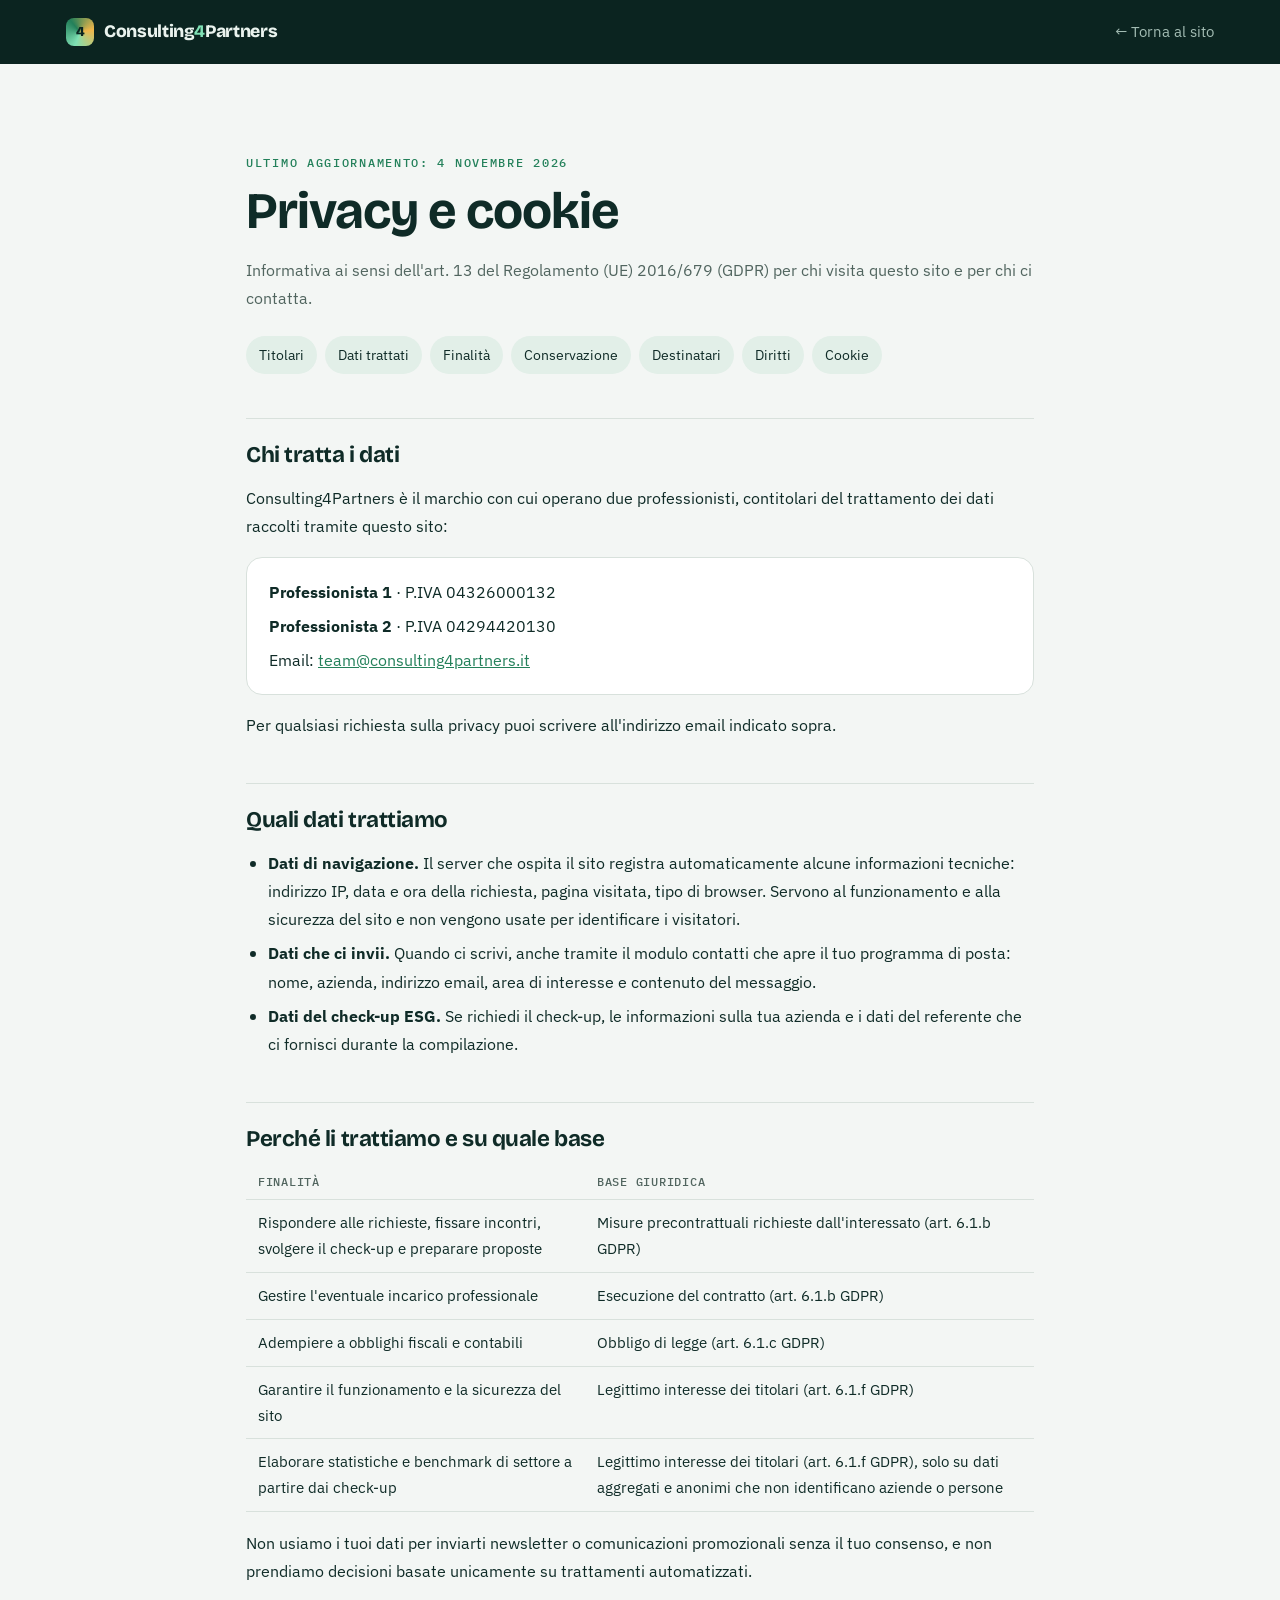
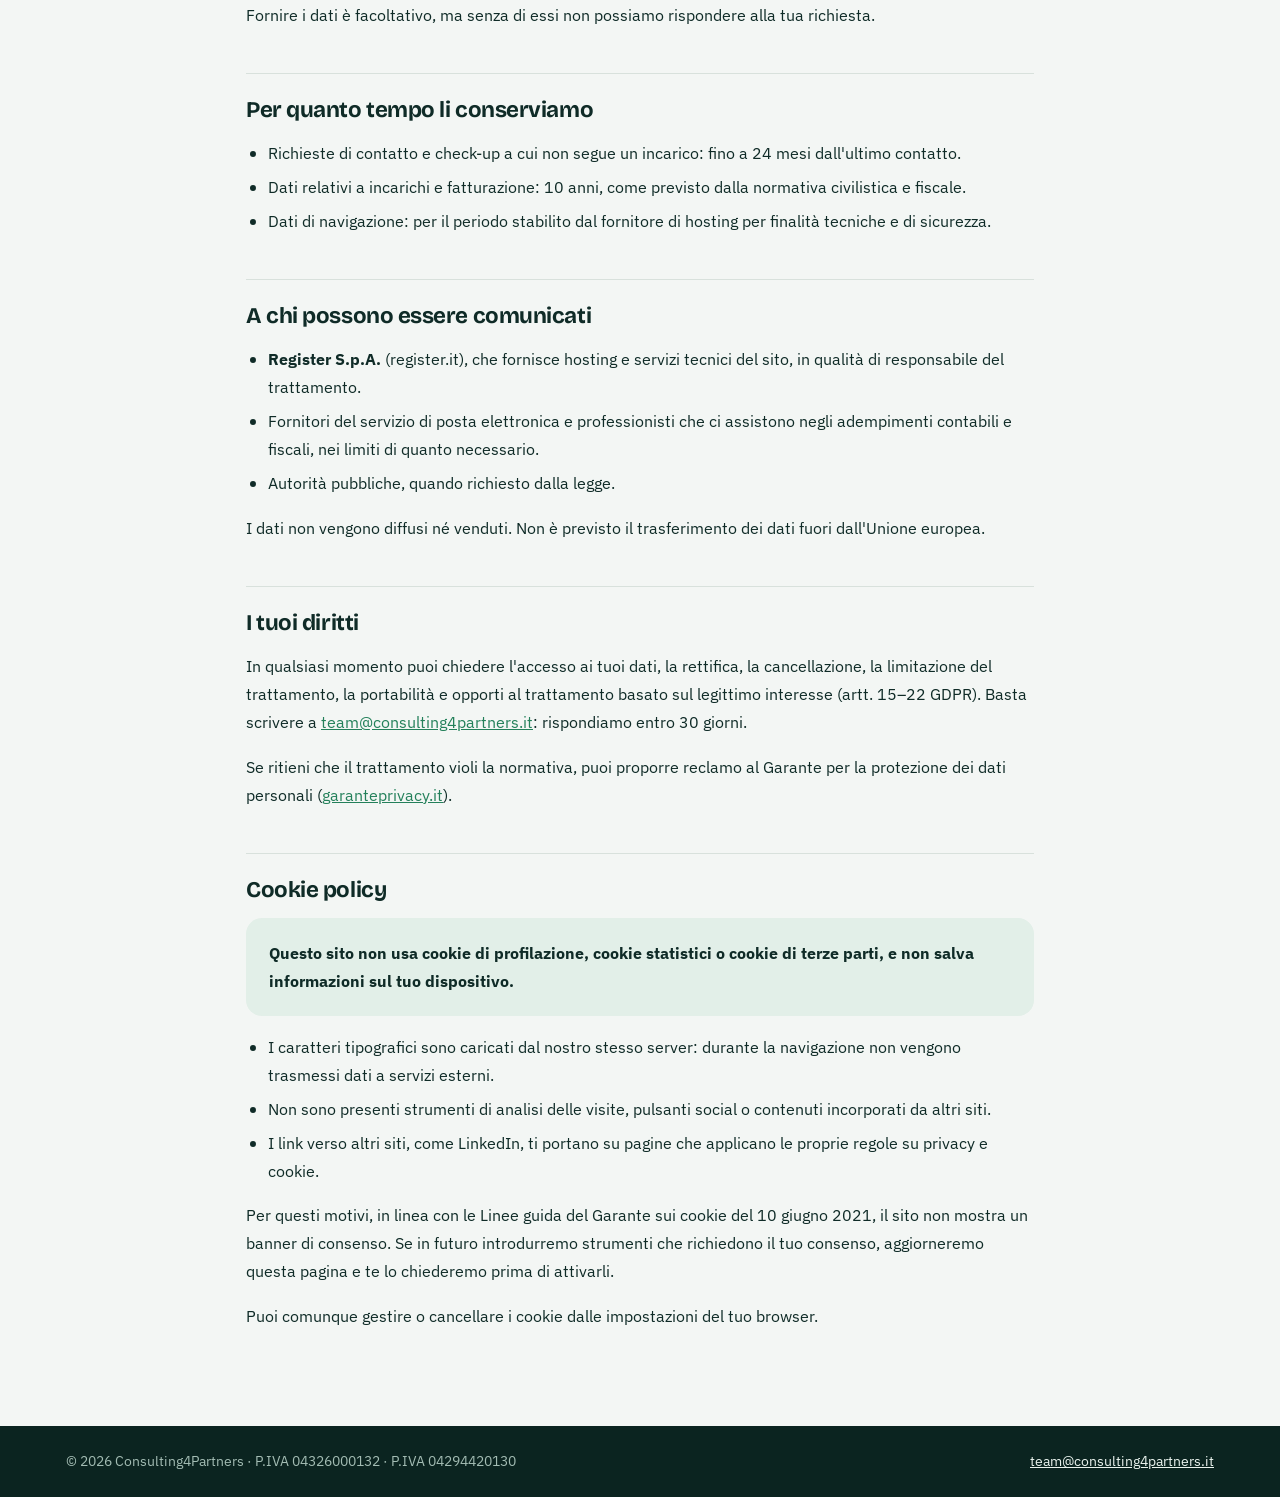
<file: sito/privacy.html>
<!doctype html>
<html lang="it">
<head>
<meta charset="utf-8">
<meta name="viewport" content="width=device-width, initial-scale=1, viewport-fit=cover">
<title>Privacy e cookie · Consulting4Partners</title>
<meta name="robots" content="noindex">
<link rel="stylesheet" href="fonts/fonts.css">
<style>
:root {
  --paper: #f3f6f4; --surface: #ffffff; --ink: #0f2b27; --muted: #51655f; --line: #d8e1dc;
  --moss: #23805a; --mint: #7fe0b4; --amber: #f0b64a; --tint: #e2efe8; --deep: #0b2420; --on-deep: #eaf3ee; --on-deep-muted: #a3bcb3;
  --f-display: "Bricolage Grotesque", "Avenir Next", "Segoe UI", system-ui, sans-serif;
  --f-body: "IBM Plex Sans", "Helvetica Neue", Arial, system-ui, sans-serif;
  --f-mono: "IBM Plex Mono", ui-monospace, Menlo, monospace;
}
@media (prefers-color-scheme: dark) {
  :root { --paper: #0c1a17; --surface: #12241f; --ink: #e5efea; --muted: #9db2aa; --line: #23403a; --moss: #5cc893; --tint: #16302a; --deep: #071512; color-scheme: dark; }
}
* { box-sizing: border-box; }
body { margin: 0; background: var(--paper); color: var(--ink); font: 400 1.03rem/1.7 var(--f-body); -webkit-font-smoothing: antialiased; }
a { color: var(--moss); }
:focus-visible { outline: 2px solid var(--amber); outline-offset: 3px; border-radius: 4px; }
.wrap { max-width: 820px; margin: 0 auto; padding-left: max(16px, env(safe-area-inset-left, 0px)); padding-right: max(16px, env(safe-area-inset-right, 0px)); }
header { background: var(--deep); color: var(--on-deep); padding-block: 18px; }
header .wrap { display: flex; justify-content: space-between; align-items: center; gap: 16px; max-width: 1180px; }
.brand { display: inline-flex; align-items: center; gap: 10px; font: 800 1.1rem/1 var(--f-display); text-decoration: none; color: var(--on-deep); letter-spacing: -0.02em; }
.brand-mark { width: 28px; height: 28px; border-radius: 8px; background: conic-gradient(from 200deg, var(--mint), #23805a, var(--amber), var(--mint)); display: grid; place-items: center; color: var(--deep); font-size: 0.85rem; }
.brand b { color: var(--mint); }
.back { color: var(--on-deep-muted); font-size: 0.92rem; text-decoration: none; }
.back:hover { color: var(--on-deep); }
main { padding-block: clamp(40px, 7vw, 80px); }
.eyebrow { font: 500 0.76rem/1.2 var(--f-mono); letter-spacing: 0.14em; text-transform: uppercase; color: var(--moss); }
h1, h2 { font-family: var(--f-display); letter-spacing: -0.02em; line-height: 1.1; text-wrap: balance; }
h1 { font-size: clamp(2.2rem, 5vw, 3.2rem); margin: 12px 0 10px; }
h2 { font-size: 1.4rem; margin: 44px 0 10px; padding-top: 24px; border-top: 1px solid var(--line); }
p, li { color: var(--ink); }
.muted { color: var(--muted); }
ul { padding-left: 22px; }
li + li { margin-top: 6px; }
.toc { display: flex; flex-wrap: wrap; gap: 8px; margin: 24px 0 0; padding: 0; list-style: none; }
.toc li { margin: 0; }
.toc a { display: inline-block; padding: 7px 13px; border-radius: 999px; background: var(--tint); text-decoration: none; color: var(--ink); font-size: 0.9rem; }
.box { background: var(--surface); border: 1px solid var(--line); border-radius: 16px; padding: 20px 22px; margin-top: 16px; }
.box p + p { margin-top: 6px; }
.box p { margin: 0; }
.ok { background: var(--tint); border-color: transparent; }
table { width: 100%; border-collapse: collapse; font-size: 0.95rem; }
.tbl { overflow-x: auto; margin-top: 12px; }
th, td { text-align: left; vertical-align: top; padding: 10px 12px; border-bottom: 1px solid var(--line); }
th { font: 500 0.78rem/1.3 var(--f-mono); letter-spacing: 0.06em; text-transform: uppercase; color: var(--muted); }
footer { background: var(--deep); color: var(--on-deep-muted); padding-block: 24px; font-size: 0.85rem; }
footer .wrap { max-width: 1180px; display: flex; flex-wrap: wrap; justify-content: space-between; gap: 10px; }
footer a { color: var(--on-deep); }
</style>
</head>
<body>

<header>
  <div class="wrap">
    <a class="brand" href="index.html"><span class="brand-mark" aria-hidden="true">4</span><span>Consulting<b>4</b>Partners</span></a>
    <a class="back" href="index.html">← Torna al sito</a>
  </div>
</header>

<main>
  <div class="wrap">
    <p class="eyebrow">Ultimo aggiornamento: 4 novembre 2026</p>
    <h1>Privacy e cookie</h1>
    <p class="muted">Informativa ai sensi dell'art. 13 del Regolamento (UE) 2016/679 (GDPR) per chi visita questo sito e per chi ci contatta.</p>
    <ul class="toc">
      <li><a href="#titolari">Titolari</a></li>
      <li><a href="#dati">Dati trattati</a></li>
      <li><a href="#finalita">Finalità</a></li>
      <li><a href="#conservazione">Conservazione</a></li>
      <li><a href="#destinatari">Destinatari</a></li>
      <li><a href="#diritti">Diritti</a></li>
      <li><a href="#cookie">Cookie</a></li>
    </ul>

    <h2 id="titolari">Chi tratta i dati</h2>
    <p>Consulting4Partners è il marchio con cui operano due professionisti, contitolari del trattamento dei dati raccolti tramite questo sito:</p>
    <div class="box">
      <p><b>Professionista 1</b> · P.IVA 04326000132</p>
      <p><b>Professionista 2</b> · P.IVA 04294420130</p>
      <p>Email: <a href="mailto:team@consulting4partners.it">team@consulting4partners.it</a></p>
    </div>
    <p>Per qualsiasi richiesta sulla privacy puoi scrivere all'indirizzo email indicato sopra.</p>

    <h2 id="dati">Quali dati trattiamo</h2>
    <ul>
      <li><b>Dati di navigazione.</b> Il server che ospita il sito registra automaticamente alcune informazioni tecniche: indirizzo IP, data e ora della richiesta, pagina visitata, tipo di browser. Servono al funzionamento e alla sicurezza del sito e non vengono usate per identificare i visitatori.</li>
      <li><b>Dati che ci invii.</b> Quando ci scrivi, anche tramite il modulo contatti che apre il tuo programma di posta: nome, azienda, indirizzo email, area di interesse e contenuto del messaggio.</li>
      <li><b>Dati del check-up ESG.</b> Se richiedi il check-up, le informazioni sulla tua azienda e i dati del referente che ci fornisci durante la compilazione.</li>
    </ul>

    <h2 id="finalita">Perché li trattiamo e su quale base</h2>
    <div class="tbl">
      <table>
        <thead><tr><th>Finalità</th><th>Base giuridica</th></tr></thead>
        <tbody>
          <tr><td>Rispondere alle richieste, fissare incontri, svolgere il check-up e preparare proposte</td><td>Misure precontrattuali richieste dall'interessato (art. 6.1.b GDPR)</td></tr>
          <tr><td>Gestire l'eventuale incarico professionale</td><td>Esecuzione del contratto (art. 6.1.b GDPR)</td></tr>
          <tr><td>Adempiere a obblighi fiscali e contabili</td><td>Obbligo di legge (art. 6.1.c GDPR)</td></tr>
          <tr><td>Garantire il funzionamento e la sicurezza del sito</td><td>Legittimo interesse dei titolari (art. 6.1.f GDPR)</td></tr>
          <tr><td>Elaborare statistiche e benchmark di settore a partire dai check-up</td><td>Legittimo interesse dei titolari (art. 6.1.f GDPR), solo su dati aggregati e anonimi che non identificano aziende o persone</td></tr>
        </tbody>
      </table>
    </div>
    <p>Non usiamo i tuoi dati per inviarti newsletter o comunicazioni promozionali senza il tuo consenso, e non prendiamo decisioni basate unicamente su trattamenti automatizzati.</p>
    <p>Fornire i dati è facoltativo, ma senza di essi non possiamo rispondere alla tua richiesta.</p>

    <h2 id="conservazione">Per quanto tempo li conserviamo</h2>
    <ul>
      <li>Richieste di contatto e check-up a cui non segue un incarico: fino a 24 mesi dall'ultimo contatto.</li>
      <li>Dati relativi a incarichi e fatturazione: 10 anni, come previsto dalla normativa civilistica e fiscale.</li>
      <li>Dati di navigazione: per il periodo stabilito dal fornitore di hosting per finalità tecniche e di sicurezza.</li>
    </ul>

    <h2 id="destinatari">A chi possono essere comunicati</h2>
    <ul>
      <li><b>Register S.p.A.</b> (register.it), che fornisce hosting e servizi tecnici del sito, in qualità di responsabile del trattamento.</li>
      <li>Fornitori del servizio di posta elettronica e professionisti che ci assistono negli adempimenti contabili e fiscali, nei limiti di quanto necessario.</li>
      <li>Autorità pubbliche, quando richiesto dalla legge.</li>
    </ul>
    <p>I dati non vengono diffusi né venduti. Non è previsto il trasferimento dei dati fuori dall'Unione europea.</p>

    <h2 id="diritti">I tuoi diritti</h2>
    <p>In qualsiasi momento puoi chiedere l'accesso ai tuoi dati, la rettifica, la cancellazione, la limitazione del trattamento, la portabilità e opporti al trattamento basato sul legittimo interesse (artt. 15–22 GDPR). Basta scrivere a <a href="mailto:team@consulting4partners.it">team@consulting4partners.it</a>: rispondiamo entro 30 giorni.</p>
    <p>Se ritieni che il trattamento violi la normativa, puoi proporre reclamo al Garante per la protezione dei dati personali (<a href="https://www.garanteprivacy.it" target="_blank" rel="noopener">garanteprivacy.it</a>).</p>

    <h2 id="cookie">Cookie policy</h2>
    <div class="box ok">
      <p><b>Questo sito non usa cookie di profilazione, cookie statistici o cookie di terze parti, e non salva informazioni sul tuo dispositivo.</b></p>
    </div>
    <ul>
      <li>I caratteri tipografici sono caricati dal nostro stesso server: durante la navigazione non vengono trasmessi dati a servizi esterni.</li>
      <li>Non sono presenti strumenti di analisi delle visite, pulsanti social o contenuti incorporati da altri siti.</li>
      <li>I link verso altri siti, come LinkedIn, ti portano su pagine che applicano le proprie regole su privacy e cookie.</li>
    </ul>
    <p>Per questi motivi, in linea con le Linee guida del Garante sui cookie del 10 giugno 2021, il sito non mostra un banner di consenso. Se in futuro introdurremo strumenti che richiedono il tuo consenso, aggiorneremo questa pagina e te lo chiederemo prima di attivarli.</p>
    <p>Puoi comunque gestire o cancellare i cookie dalle impostazioni del tuo browser.</p>
  </div>
</main>

<footer>
  <div class="wrap">
    <span>© 2026 Consulting4Partners · P.IVA 04326000132 · P.IVA 04294420130</span>
    <a href="mailto:team@consulting4partners.it">team@consulting4partners.it</a>
  </div>
</footer>

</body>
</html>
</file>
<file: sito/fonts/fonts.css>
/* Caratteri ospitati sul sito (licenza SIL Open Font License, vedi i file OFL) */
@font-face { font-family: "Bricolage Grotesque"; src: url("bricolage-grotesque.woff") format("woff"); font-weight: 200 800; font-style: normal; font-display: swap; }
@font-face { font-family: "IBM Plex Sans"; src: url("ibm-plex-sans.woff") format("woff"); font-weight: 100 700; font-style: normal; font-display: swap; }
@font-face { font-family: "IBM Plex Mono"; src: url("ibm-plex-mono-400.woff") format("woff"); font-weight: 400; font-style: normal; font-display: swap; }
@font-face { font-family: "IBM Plex Mono"; src: url("ibm-plex-mono-500.woff") format("woff"); font-weight: 500; font-style: normal; font-display: swap; }
</file>
